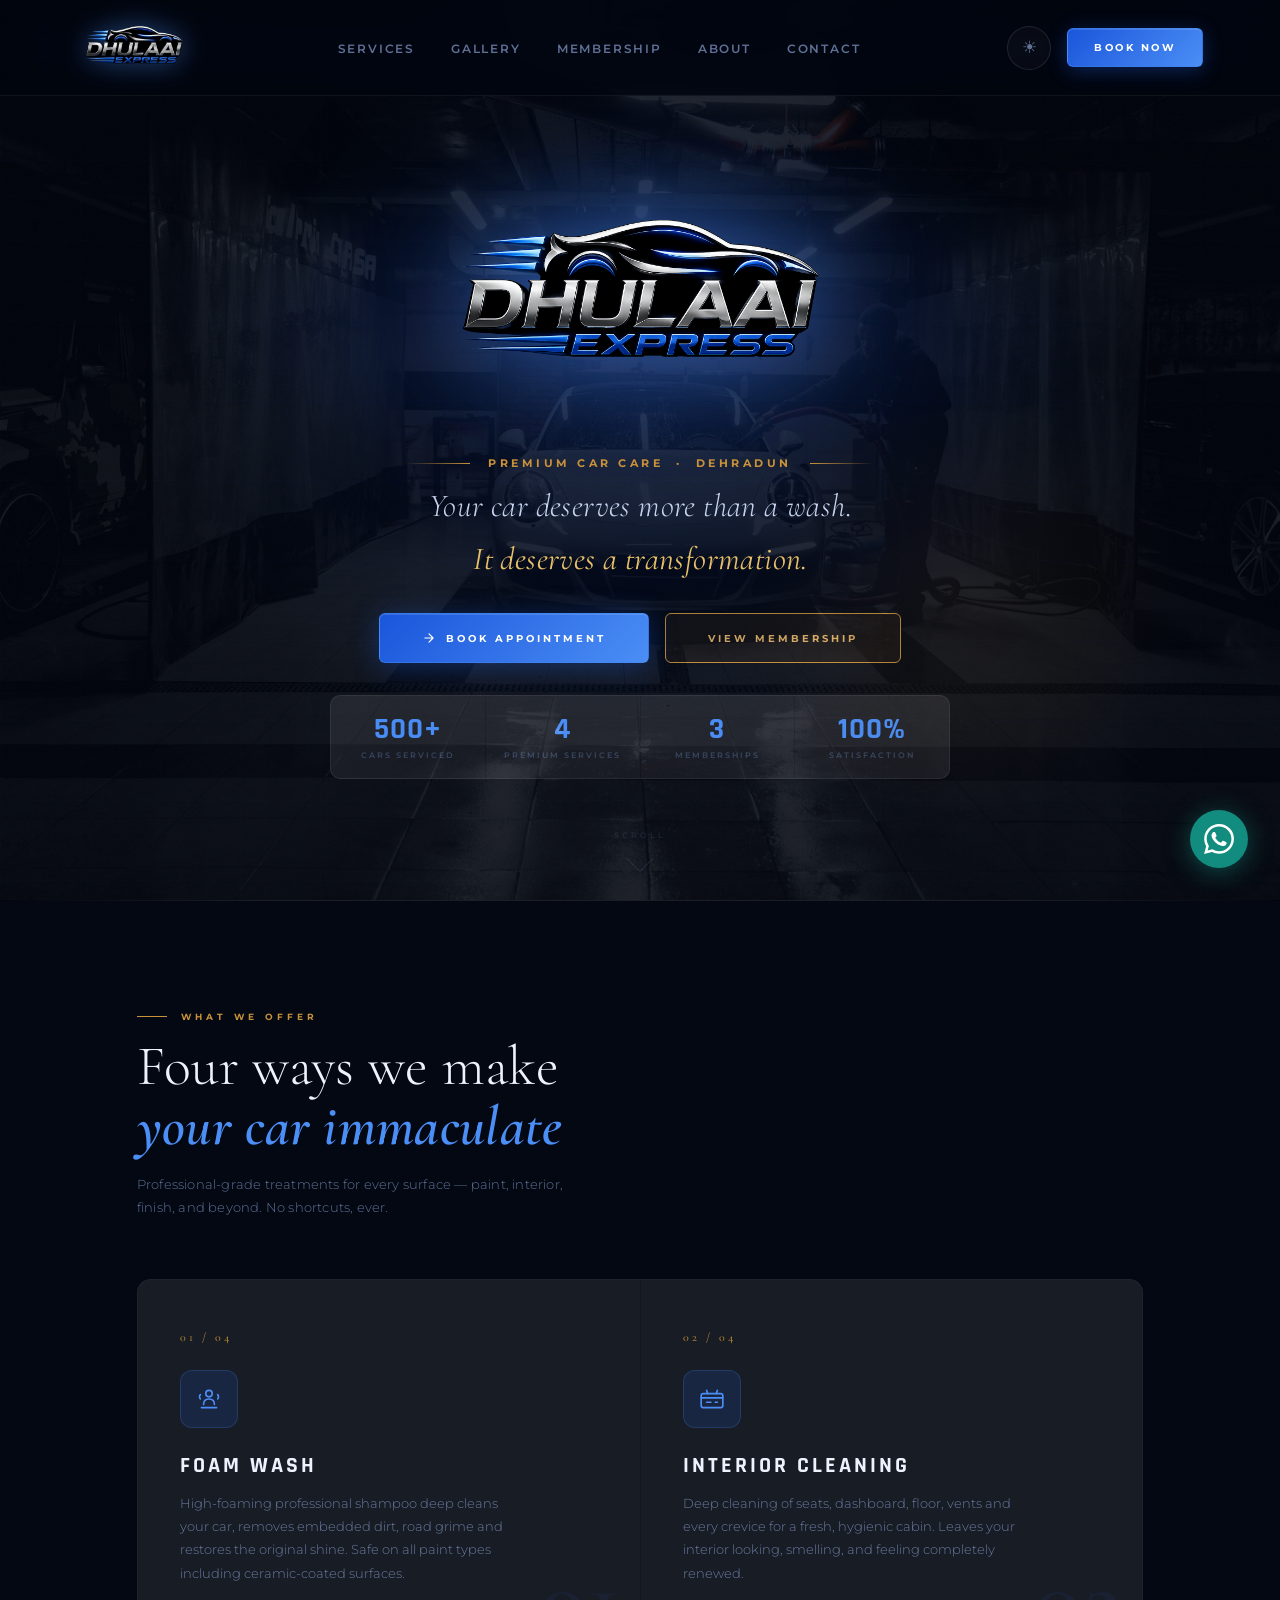
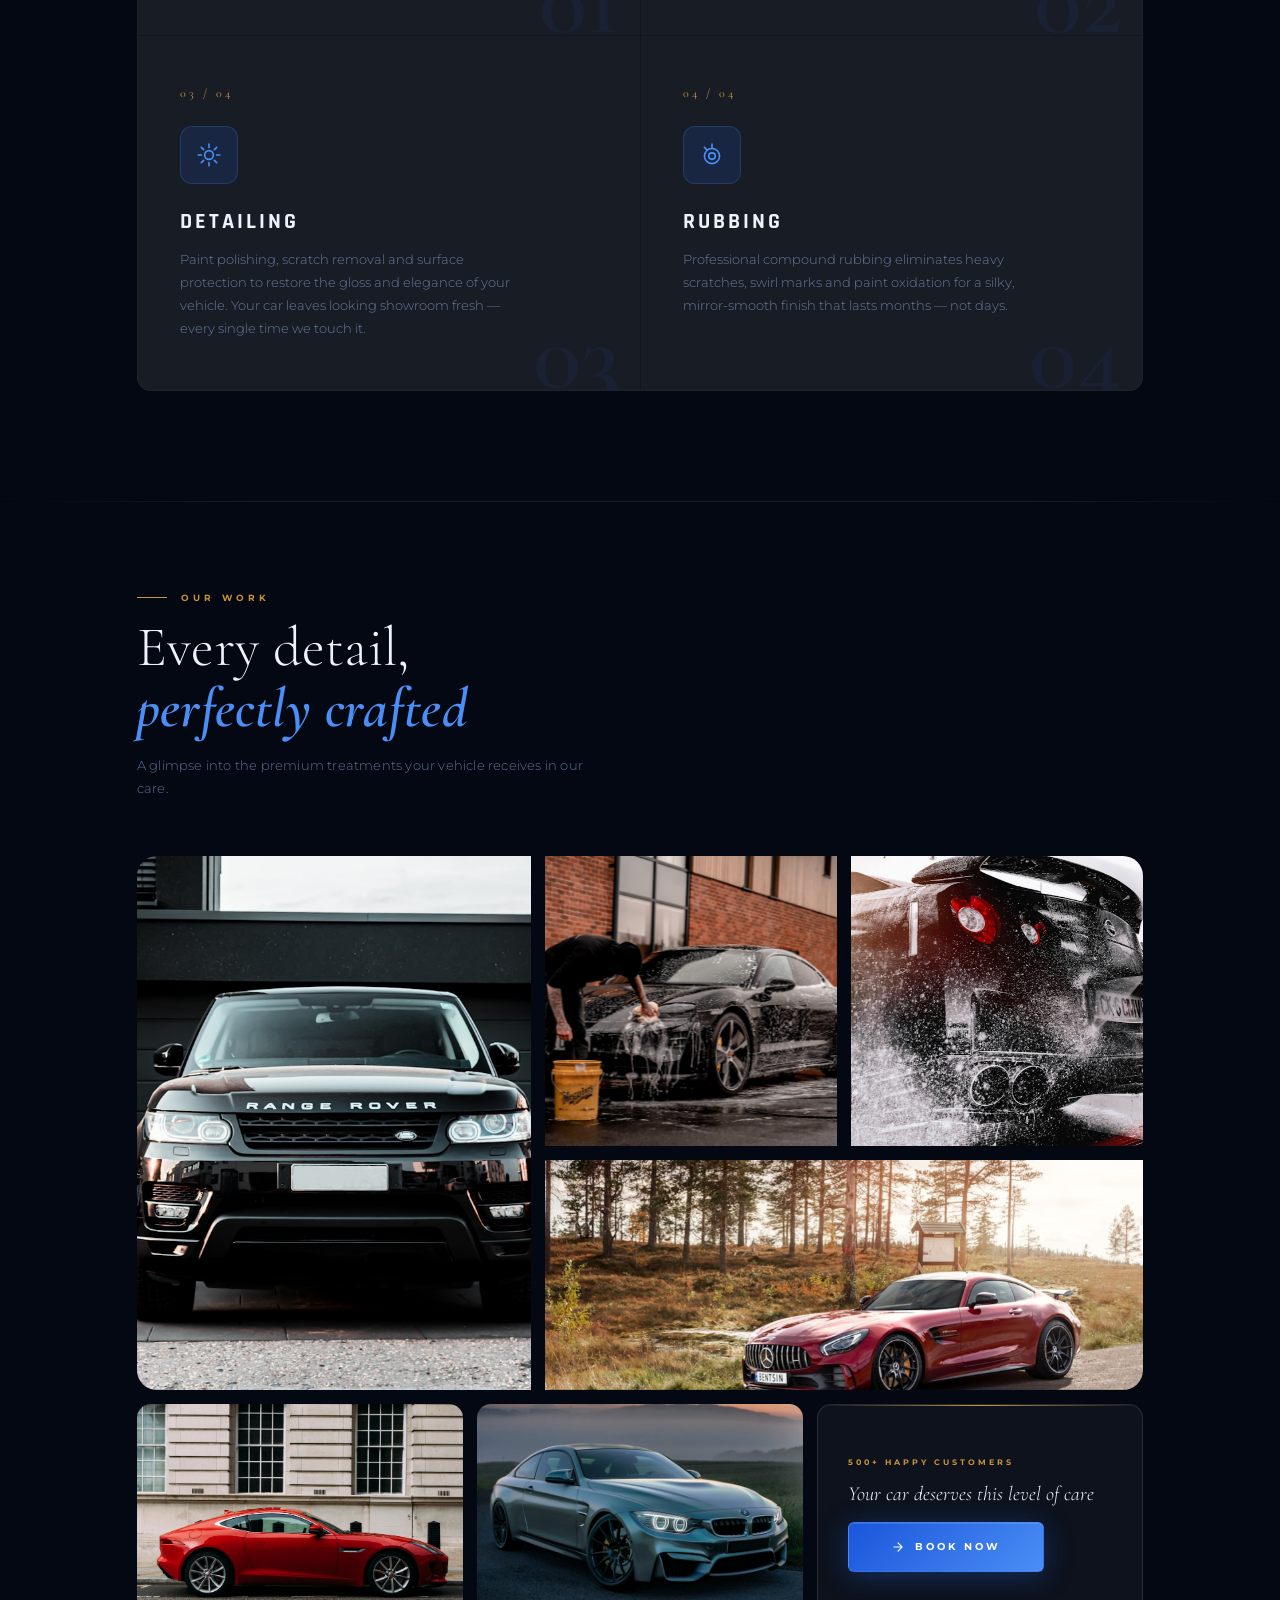
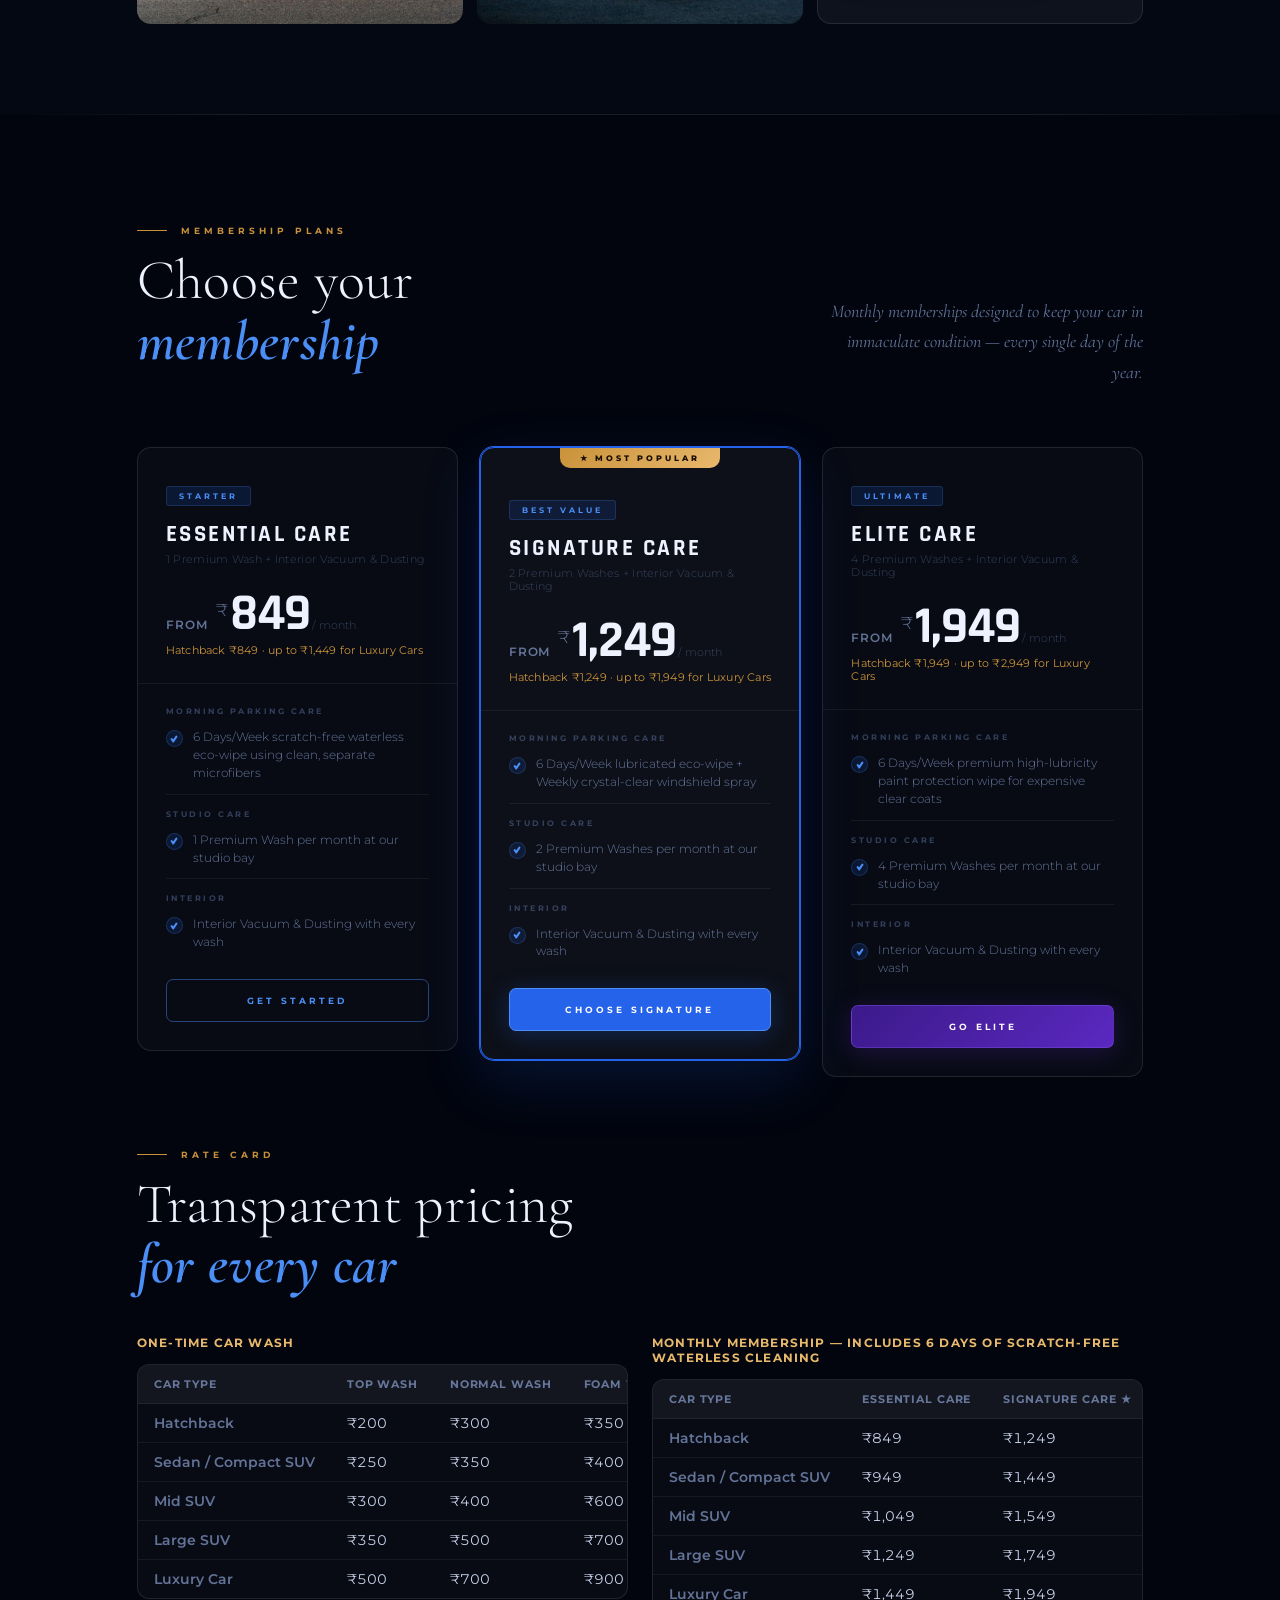
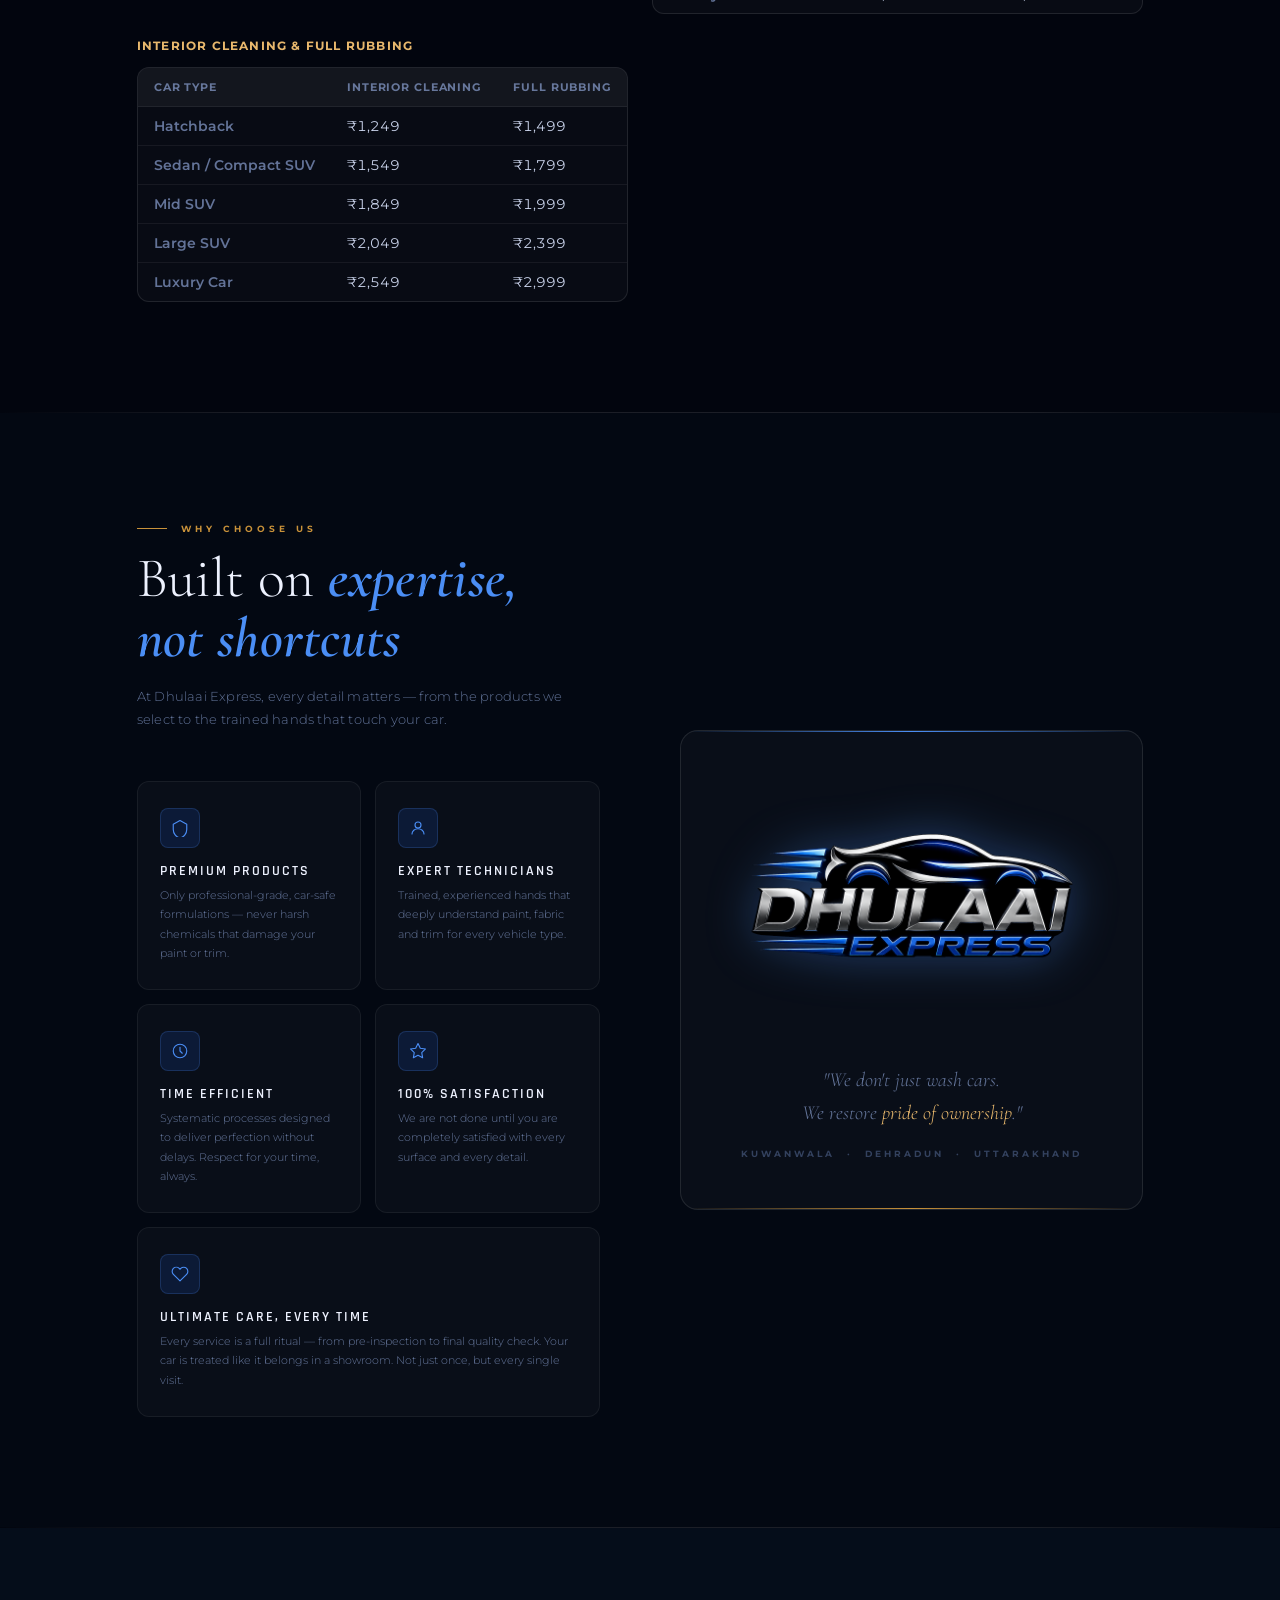
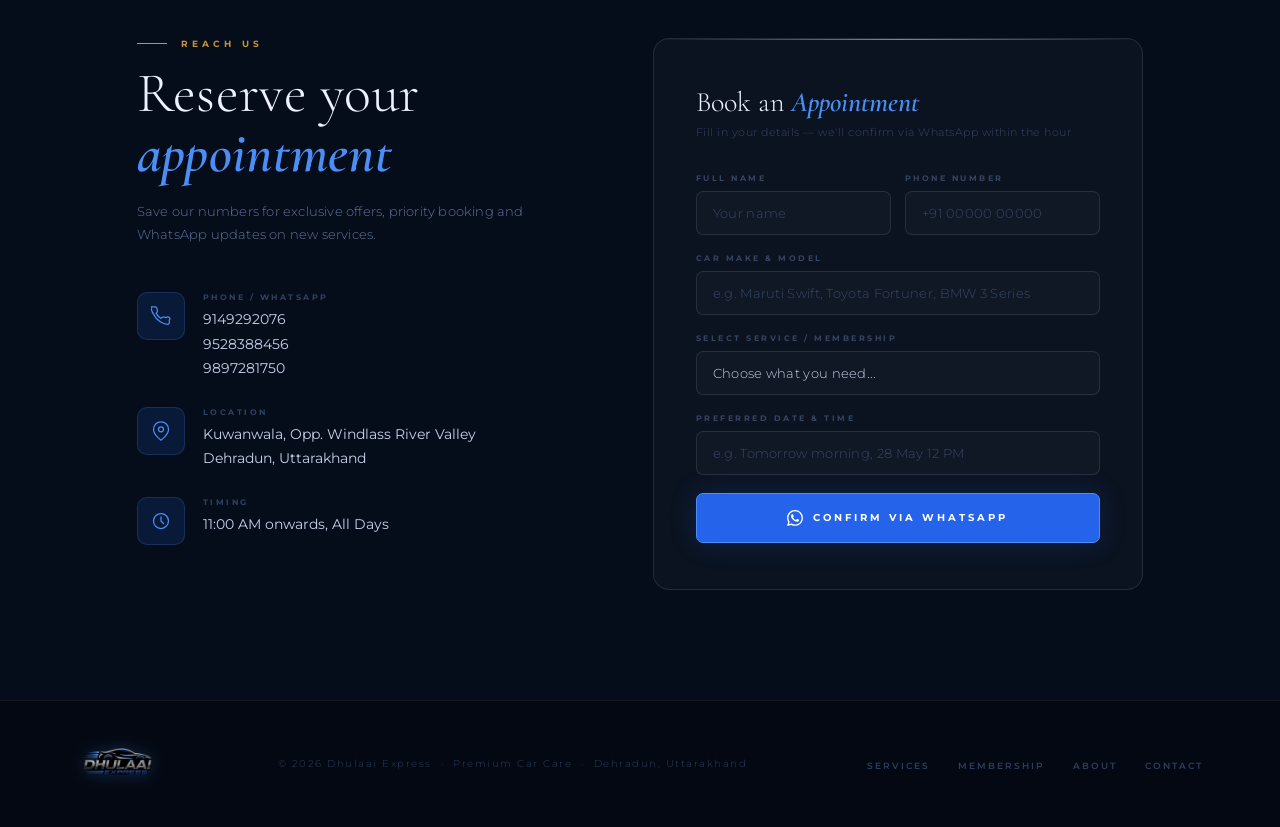
<file: index.html>
<!DOCTYPE html>
<html lang="en" data-theme="dark">
<head>
  <meta charset="UTF-8">
  <meta name="viewport" content="width=device-width, initial-scale=1.0">
  <meta name="description" content="Dhulaai Express — Premium Car Wash & Detailing in Dehradun. Foam Wash, Interior Cleaning, Detailing, Rubbing. Monthly memberships starting ₹849.">
  <meta name="keywords" content="car wash Dehradun, car detailing Dehradun, Dhulaai Express, premium car care">
  <meta property="og:title" content="Dhulaai Express — Premium Car Care | Dehradun">
  <meta property="og:description" content="Your car deserves more than a wash. It deserves a transformation.">
  <title>Dhulaai Express — Premium Car Care | Dehradun</title>
  <link rel="stylesheet" href="css/style.css?v=20260930">
</head>
<body>

  <!-- ══════════════════════════════════════════
       NAVIGATION
  ══════════════════════════════════════════ -->
  <nav class="nav">
    <a href="#" class="nav-logo" aria-label="Dhulaai Express Home">
      <img src="images/logo.png" alt="Dhulaai Express">
    </a>

    <ul class="nav-links">
      <li><a href="#services">Services</a></li>
      <li><a href="#gallery">Gallery</a></li>
      <li><a href="#packages">Membership</a></li>
      <li><a href="#why">About</a></li>
      <li><a href="#contact">Contact</a></li>
    </ul>

    <div class="nav-right">
      <button class="theme-toggle" id="theme-toggle" aria-label="Toggle theme">
        <span id="theme-icon">☀</span>
      </button>
      <a href="#contact" class="nav-book">Book Now</a>
    </div>
  </nav>

  <!-- ══════════════════════════════════════════
       HERO
  ══════════════════════════════════════════ -->
  <section class="hero" id="home">
    <div class="hero-photo-bg"></div>
    <div class="hero-glow glow-center"></div>
    <div class="hero-glow glow-gold"></div>

    <!-- LOGO -->
    <div class="hero-logo-wrap reveal">
      <img class="hero-logo" src="images/logo.png" alt="Dhulaai Express — Premium Car Care Dehradun">
    </div>

    <!-- Decorative rule -->
    <div class="hero-rule reveal delay-1">
      <span class="rule-line"></span>
      <span class="rule-text">Premium Car Care &nbsp;·&nbsp; Dehradun</span>
      <span class="rule-line right"></span>
    </div>

    <!-- Tagline -->
    <p class="hero-tagline reveal delay-2">
      Your car deserves more than a wash.<br>
      <em>It deserves a transformation.</em>
    </p>

    <!-- CTAs -->
    <div class="hero-ctas reveal delay-3">
      <a href="#contact" class="btn-primary">
        <svg width="14" height="14" viewBox="0 0 24 24" fill="none" stroke="currentColor" stroke-width="2" stroke-linecap="round" stroke-linejoin="round" aria-hidden="true">
          <path d="M5 12h14M12 5l7 7-7 7"/>
        </svg>
        Book Appointment
      </a>
      <a href="#packages" class="btn-ghost">View Membership</a>
    </div>

    <!-- Stat bar -->
    <div class="hero-stats reveal delay-4">
      <div class="h-stat">
        <div class="h-stat-num">500+</div>
        <div class="h-stat-label">Cars Serviced</div>
      </div>
      <div class="h-stat">
        <div class="h-stat-num">4</div>
        <div class="h-stat-label">Premium Services</div>
      </div>
      <div class="h-stat">
        <div class="h-stat-num">3</div>
        <div class="h-stat-label">Memberships</div>
      </div>
      <div class="h-stat">
        <div class="h-stat-num">100%</div>
        <div class="h-stat-label">Satisfaction</div>
      </div>
    </div>

    <!-- Scroll hint -->
    <div class="scroll-hint" aria-hidden="true">
      <span>Scroll</span>
      <div class="scroll-arrow"></div>
    </div>
  </section>

  <div class="divider"></div>

  <!-- ══════════════════════════════════════════
       SERVICES
  ══════════════════════════════════════════ -->
  <section id="services">
    <div class="section-pad">
      <div class="reveal">
        <div class="eyebrow">
          <span class="eyebrow-line"></span>
          <span class="eyebrow-text">What We Offer</span>
        </div>
        <h2 class="section-title">Four ways we make<br><strong>your car immaculate</strong></h2>
        <p class="section-sub">Professional-grade treatments for every surface — paint, interior, finish, and beyond. No shortcuts, ever.</p>
      </div>

      <div class="services-grid">

        <!-- Foam Wash -->
        <div class="svc-card reveal delay-1">
          <span class="svc-num">01 / 04</span>
          <div class="svc-icon" aria-hidden="true">
            <svg viewBox="0 0 24 24">
              <path d="M7 17c0-3 2-5 5-5s5 2 5 5"/>
              <circle cx="12" cy="7" r="3"/>
              <path d="M5 20h14"/>
              <path d="M4 12c-1-1-1-3 0-4M20 12c1-1 1-3 0-4"/>
            </svg>
          </div>
          <h3 class="svc-name">Foam Wash</h3>
          <p class="svc-desc">High-foaming professional shampoo deep cleans your car, removes embedded dirt, road grime and restores the original shine. Safe on all paint types including ceramic-coated surfaces.</p>
          <span class="svc-ghost" aria-hidden="true">01</span>
        </div>

        <!-- Interior Cleaning -->
        <div class="svc-card reveal delay-2">
          <span class="svc-num">02 / 04</span>
          <div class="svc-icon" aria-hidden="true">
            <svg viewBox="0 0 24 24">
              <rect x="2" y="7" width="20" height="13" rx="2"/>
              <path d="M2 11h20"/>
              <path d="M7 15h4M15 15h2"/>
              <path d="M7 4l1 3M17 4l-1 3"/>
            </svg>
          </div>
          <h3 class="svc-name">Interior Cleaning</h3>
          <p class="svc-desc">Deep cleaning of seats, dashboard, floor, vents and every crevice for a fresh, hygienic cabin. Leaves your interior looking, smelling, and feeling completely renewed.</p>
          <span class="svc-ghost" aria-hidden="true">02</span>
        </div>

        <!-- Detailing -->
        <div class="svc-card reveal delay-3">
          <span class="svc-num">03 / 04</span>
          <div class="svc-icon" aria-hidden="true">
            <svg viewBox="0 0 24 24">
              <circle cx="12" cy="12" r="4"/>
              <path d="M12 2v3M12 19v3M2 12h3M19 12h3"/>
              <path d="M4.93 4.93l2.12 2.12M16.95 16.95l2.12 2.12M4.93 19.07l2.12-2.12M16.95 7.05l2.12-2.12"/>
            </svg>
          </div>
          <h3 class="svc-name">Detailing</h3>
          <p class="svc-desc">Paint polishing, scratch removal and surface protection to restore the gloss and elegance of your vehicle. Your car leaves looking showroom fresh — every single time we touch it.</p>
          <span class="svc-ghost" aria-hidden="true">03</span>
        </div>

        <!-- Rubbing -->
        <div class="svc-card reveal delay-4">
          <span class="svc-num">04 / 04</span>
          <div class="svc-icon" aria-hidden="true">
            <svg viewBox="0 0 24 24">
              <circle cx="12" cy="13" r="7"/>
              <circle cx="12" cy="13" r="3"/>
              <path d="M12 2v4M5 5l2.5 2.5"/>
            </svg>
          </div>
          <h3 class="svc-name">Rubbing</h3>
          <p class="svc-desc">Professional compound rubbing eliminates heavy scratches, swirl marks and paint oxidation for a silky, mirror-smooth finish that lasts months — not days.</p>
          <span class="svc-ghost" aria-hidden="true">04</span>
        </div>

      </div>
    </div>
  </section>

  <div class="divider"></div>

  <!-- ══════════════════════════════════════════
       GALLERY
  ══════════════════════════════════════════ -->
  <section id="gallery">
    <div class="section-pad gal-section-pad">
      <div class="reveal">
        <div class="eyebrow">
          <span class="eyebrow-line"></span>
          <span class="eyebrow-text">Our Work</span>
        </div>
        <h2 class="section-title">Every detail,<br><strong>perfectly crafted</strong></h2>
        <p class="section-sub">A glimpse into the premium treatments your vehicle receives in our care.</p>
      </div>

      <div class="gallery-grid">

        <!-- Feature: foam wash spans left column (2 rows) -->
        <div class="gal-item gal-lg reveal delay-1">
          <img src="images/gallery-foam.jpg" alt="Premium foam wash treatment">
          <div class="gal-overlay">
            <span class="gal-label">Foam Wash</span>
            <p class="gal-desc">Professional-grade foam lifts dirt without touching paint</p>
          </div>
        </div>

        <!-- Top-right: interior -->
        <div class="gal-item reveal delay-2">
          <img src="images/gallery-interior.jpg" alt="Luxury interior cleaning">
          <div class="gal-overlay">
            <span class="gal-label">Interior Detail</span>
            <p class="gal-desc">Every surface, every crevice — renewed</p>
          </div>
        </div>

        <!-- Top-far-right: detailing -->
        <div class="gal-item reveal delay-3">
          <img src="images/gallery-detailing.jpg" alt="Paint detailing and polishing">
          <div class="gal-overlay">
            <span class="gal-label">Paint Polish</span>
            <p class="gal-desc">Swirl removal and mirror gloss restoration</p>
          </div>
        </div>

        <!-- Bottom-right wide: exterior -->
        <div class="gal-item gal-wide reveal delay-2">
          <img src="images/gallery-exterior.jpg" alt="Exterior wash and shine">
          <div class="gal-overlay">
            <span class="gal-label">Exterior Brilliance</span>
            <p class="gal-desc">Showroom-ready finish after every visit</p>
          </div>
        </div>

      </div>

      <!-- Second gallery row -->
      <div class="gallery-strip reveal delay-3">
        <div class="gal-strip-item">
          <img src="images/gallery-luxury.jpg" alt="Luxury car care">
          <div class="gal-overlay">
            <span class="gal-label">Luxury Care</span>
          </div>
        </div>
        <div class="gal-strip-item">
          <img src="images/gallery-shine.jpg" alt="Mirror-perfect shine">
          <div class="gal-overlay">
            <span class="gal-label">Mirror Shine</span>
          </div>
        </div>
        <div class="gal-cta-box">
          <p class="gal-cta-eyebrow">500+ Happy Customers</p>
          <h3 class="gal-cta-title">Your car deserves this level of care</h3>
          <a href="#contact" class="btn-primary">
            <svg width="14" height="14" viewBox="0 0 24 24" fill="none" stroke="currentColor" stroke-width="2" stroke-linecap="round" stroke-linejoin="round" aria-hidden="true"><path d="M5 12h14M12 5l7 7-7 7"/></svg>
            Book Now
          </a>
        </div>
      </div>

    </div>
  </section>

  <div class="divider"></div>

  <!-- ══════════════════════════════════════════
       PACKAGES
  ══════════════════════════════════════════ -->
  <section id="packages">
    <div class="section-pad">
      <div class="packages-header reveal">
        <div>
          <div class="eyebrow">
            <span class="eyebrow-line"></span>
            <span class="eyebrow-text">Membership Plans</span>
          </div>
          <h2 class="section-title">Choose your<br><strong>membership</strong></h2>
        </div>
        <p class="packages-note">Monthly memberships designed to keep your car in immaculate condition — every single day of the year.</p>
      </div>

      <div class="pkg-grid">

        <!-- ESSENTIAL CARE -->
        <div class="pkg reveal delay-1">
          <div class="pkg-top">
            <span class="pkg-tier-tag">Starter</span>
            <h3 class="pkg-name">Essential Care</h3>
            <p class="pkg-ideal">1 Premium Wash + Interior Vacuum &amp; Dusting</p>
            <div class="pkg-price-row">
              <span class="pkg-from">from</span>
              <span class="pkg-symbol">₹</span>
              <span class="pkg-amount">849</span>
              <span class="pkg-per">/ month</span>
            </div>
            <p class="pkg-note">Hatchback ₹849 · up to ₹1,449 for Luxury Cars</p>
          </div>
          <div class="pkg-body">
            <p class="pkg-group-label">Morning Parking Care</p>
            <div class="pkg-feat">
              <div class="feat-check"><svg viewBox="0 0 10 10"><polyline points="2,5 4,8 8,2"/></svg></div>
              <span class="feat-text">6 Days/Week scratch-free waterless eco-wipe using clean, separate microfibers</span>
            </div>
            <p class="pkg-group-label">Studio Care</p>
            <div class="pkg-feat">
              <div class="feat-check"><svg viewBox="0 0 10 10"><polyline points="2,5 4,8 8,2"/></svg></div>
              <span class="feat-text">1 Premium Wash per month at our studio bay</span>
            </div>
            <p class="pkg-group-label">Interior</p>
            <div class="pkg-feat">
              <div class="feat-check"><svg viewBox="0 0 10 10"><polyline points="2,5 4,8 8,2"/></svg></div>
              <span class="feat-text">Interior Vacuum &amp; Dusting with every wash</span>
            </div>
            <a href="#contact" class="pkg-btn pkg-btn-outline">Get Started</a>
          </div>
        </div>

        <!-- SIGNATURE CARE — FEATURED -->
        <div class="pkg featured reveal delay-2">
          <div class="popular-badge">★ Most Popular</div>
          <div class="pkg-top">
            <span class="pkg-tier-tag">Best Value</span>
            <h3 class="pkg-name">Signature Care</h3>
            <p class="pkg-ideal">2 Premium Washes + Interior Vacuum &amp; Dusting</p>
            <div class="pkg-price-row">
              <span class="pkg-from">from</span>
              <span class="pkg-symbol">₹</span>
              <span class="pkg-amount">1,249</span>
              <span class="pkg-per">/ month</span>
            </div>
            <p class="pkg-note">Hatchback ₹1,249 · up to ₹1,949 for Luxury Cars</p>
          </div>
          <div class="pkg-body">
            <p class="pkg-group-label">Morning Parking Care</p>
            <div class="pkg-feat">
              <div class="feat-check"><svg viewBox="0 0 10 10"><polyline points="2,5 4,8 8,2"/></svg></div>
              <span class="feat-text">6 Days/Week lubricated eco-wipe + Weekly crystal-clear windshield spray</span>
            </div>
            <p class="pkg-group-label">Studio Care</p>
            <div class="pkg-feat">
              <div class="feat-check"><svg viewBox="0 0 10 10"><polyline points="2,5 4,8 8,2"/></svg></div>
              <span class="feat-text">2 Premium Washes per month at our studio bay</span>
            </div>
            <p class="pkg-group-label">Interior</p>
            <div class="pkg-feat">
              <div class="feat-check"><svg viewBox="0 0 10 10"><polyline points="2,5 4,8 8,2"/></svg></div>
              <span class="feat-text">Interior Vacuum &amp; Dusting with every wash</span>
            </div>
            <a href="#contact" class="pkg-btn pkg-btn-primary">Choose Signature</a>
          </div>
        </div>

        <!-- ELITE CARE -->
        <div class="pkg reveal delay-3">
          <div class="pkg-top">
            <span class="pkg-tier-tag">Ultimate</span>
            <h3 class="pkg-name">Elite Care</h3>
            <p class="pkg-ideal">4 Premium Washes + Interior Vacuum &amp; Dusting</p>
            <div class="pkg-price-row">
              <span class="pkg-from">from</span>
              <span class="pkg-symbol">₹</span>
              <span class="pkg-amount">1,949</span>
              <span class="pkg-per">/ month</span>
            </div>
            <p class="pkg-note">Hatchback ₹1,949 · up to ₹2,949 for Luxury Cars</p>
          </div>
          <div class="pkg-body">
            <p class="pkg-group-label">Morning Parking Care</p>
            <div class="pkg-feat">
              <div class="feat-check"><svg viewBox="0 0 10 10"><polyline points="2,5 4,8 8,2"/></svg></div>
              <span class="feat-text">6 Days/Week premium high-lubricity paint protection wipe for expensive clear coats</span>
            </div>
            <p class="pkg-group-label">Studio Care</p>
            <div class="pkg-feat">
              <div class="feat-check"><svg viewBox="0 0 10 10"><polyline points="2,5 4,8 8,2"/></svg></div>
              <span class="feat-text">4 Premium Washes per month at our studio bay</span>
            </div>
            <p class="pkg-group-label">Interior</p>
            <div class="pkg-feat">
              <div class="feat-check"><svg viewBox="0 0 10 10"><polyline points="2,5 4,8 8,2"/></svg></div>
              <span class="feat-text">Interior Vacuum &amp; Dusting with every wash</span>
            </div>
            <a href="#contact" class="pkg-btn pkg-btn-premium">Go Elite</a>
          </div>
        </div>

      </div>

      <!-- RATE CARD -->
      <div class="rate-card reveal">
        <div class="eyebrow">
          <span class="eyebrow-line"></span>
          <span class="eyebrow-text">Rate Card</span>
        </div>
        <h3 class="section-title rate-title">Transparent pricing<br><strong>for every car</strong></h3>

        <div class="rate-tables">

          <div class="rate-block">
            <p class="rate-label">One-Time Car Wash</p>
            <div class="rate-tbl-wrap">
              <table class="rate-tbl">
                <thead>
                  <tr><th>Car Type</th><th>Top Wash</th><th>Normal Wash</th><th>Foam Wash</th></tr>
                </thead>
                <tbody>
                  <tr><td>Hatchback</td><td>₹200</td><td>₹300</td><td>₹350</td></tr>
                  <tr><td>Sedan / Compact SUV</td><td>₹250</td><td>₹350</td><td>₹400</td></tr>
                  <tr><td>Mid SUV</td><td>₹300</td><td>₹400</td><td>₹600</td></tr>
                  <tr><td>Large SUV</td><td>₹350</td><td>₹500</td><td>₹700</td></tr>
                  <tr><td>Luxury Car</td><td>₹500</td><td>₹700</td><td>₹900</td></tr>
                </tbody>
              </table>
            </div>
          </div>

          <div class="rate-block">
            <p class="rate-label">Monthly Membership — includes 6 days of scratch-free waterless cleaning</p>
            <div class="rate-tbl-wrap">
              <table class="rate-tbl">
                <thead>
                  <tr><th>Car Type</th><th>Essential Care</th><th>Signature Care ★</th><th>Elite Care</th></tr>
                </thead>
                <tbody>
                  <tr><td>Hatchback</td><td>₹849</td><td>₹1,249</td><td>₹1,949</td></tr>
                  <tr><td>Sedan / Compact SUV</td><td>₹949</td><td>₹1,449</td><td>₹2,149</td></tr>
                  <tr><td>Mid SUV</td><td>₹1,049</td><td>₹1,549</td><td>₹2,349</td></tr>
                  <tr><td>Large SUV</td><td>₹1,249</td><td>₹1,749</td><td>₹2,449</td></tr>
                  <tr><td>Luxury Car</td><td>₹1,449</td><td>₹1,949</td><td>₹2,949</td></tr>
                </tbody>
              </table>
            </div>
          </div>

          <div class="rate-block">
            <p class="rate-label">Interior Cleaning &amp; Full Rubbing</p>
            <div class="rate-tbl-wrap">
              <table class="rate-tbl">
                <thead>
                  <tr><th>Car Type</th><th>Interior Cleaning</th><th>Full Rubbing</th></tr>
                </thead>
                <tbody>
                  <tr><td>Hatchback</td><td>₹1,249</td><td>₹1,499</td></tr>
                  <tr><td>Sedan / Compact SUV</td><td>₹1,549</td><td>₹1,799</td></tr>
                  <tr><td>Mid SUV</td><td>₹1,849</td><td>₹1,999</td></tr>
                  <tr><td>Large SUV</td><td>₹2,049</td><td>₹2,399</td></tr>
                  <tr><td>Luxury Car</td><td>₹2,549</td><td>₹2,999</td></tr>
                </tbody>
              </table>
            </div>
          </div>

        </div>
      </div>
    </div>
  </section>

  <div class="divider"></div>

  <!-- ══════════════════════════════════════════
       WHY US
  ══════════════════════════════════════════ -->
  <section id="why">
    <div class="section-pad">
      <div class="why-layout">

        <div class="why-left">
          <div class="reveal">
            <div class="eyebrow">
              <span class="eyebrow-line"></span>
              <span class="eyebrow-text">Why Choose Us</span>
            </div>
            <h2 class="section-title">Built on <strong>expertise,<br>not shortcuts</strong></h2>
            <p class="section-sub">At Dhulaai Express, every detail matters — from the products we select to the trained hands that touch your car.</p>
          </div>

          <div class="why-grid">
            <div class="why-card reveal delay-1">
              <div class="why-icon" aria-hidden="true">
                <svg viewBox="0 0 24 24"><path d="M12 2L3 7v7c0 5.25 3.75 10.15 9 11.25C17.25 24.15 21 19.25 21 14V7z"/></svg>
              </div>
              <h4 class="why-card-title">Premium Products</h4>
              <p class="why-card-text">Only professional-grade, car-safe formulations — never harsh chemicals that damage your paint or trim.</p>
            </div>
            <div class="why-card reveal delay-2">
              <div class="why-icon" aria-hidden="true">
                <svg viewBox="0 0 24 24"><circle cx="12" cy="8" r="4"/><path d="M4 20c0-4 3.6-7 8-7s8 3 8 7"/></svg>
              </div>
              <h4 class="why-card-title">Expert Technicians</h4>
              <p class="why-card-text">Trained, experienced hands that deeply understand paint, fabric and trim for every vehicle type.</p>
            </div>
            <div class="why-card reveal delay-3">
              <div class="why-icon" aria-hidden="true">
                <svg viewBox="0 0 24 24"><circle cx="12" cy="12" r="9"/><path d="M12 7v5l3 3"/></svg>
              </div>
              <h4 class="why-card-title">Time Efficient</h4>
              <p class="why-card-text">Systematic processes designed to deliver perfection without delays. Respect for your time, always.</p>
            </div>
            <div class="why-card reveal delay-4">
              <div class="why-icon" aria-hidden="true">
                <svg viewBox="0 0 24 24"><polygon points="12,2 15.09,8.26 22,9.27 17,14.14 18.18,21.02 12,17.77 5.82,21.02 7,14.14 2,9.27 8.91,8.26"/></svg>
              </div>
              <h4 class="why-card-title">100% Satisfaction</h4>
              <p class="why-card-text">We are not done until you are completely satisfied with every surface and every detail.</p>
            </div>
            <div class="why-card wide reveal delay-5">
              <div class="why-icon" aria-hidden="true">
                <svg viewBox="0 0 24 24"><path d="M20.84 4.61a5.5 5.5 0 00-7.78 0L12 5.67l-1.06-1.06a5.5 5.5 0 00-7.78 7.78l1.06 1.06L12 21.23l7.78-7.78 1.06-1.06a5.5 5.5 0 000-7.78z"/></svg>
              </div>
              <h4 class="why-card-title">Ultimate Care, Every Time</h4>
              <p class="why-card-text">Every service is a full ritual — from pre-inspection to final quality check. Your car is treated like it belongs in a showroom. Not just once, but every single visit.</p>
            </div>
          </div>
        </div>

        <div class="why-right reveal delay-2">
          <div class="why-quote-box">
            <img class="why-logo" src="images/logo.png" alt="Dhulaai Express">
            <p class="why-quote">"We don't just wash cars.<br>We restore <em>pride of ownership</em>."</p>
            <p class="why-location">Kuwanwala &nbsp;·&nbsp; Dehradun &nbsp;·&nbsp; Uttarakhand</p>
          </div>
        </div>

      </div>
    </div>
  </section>

  <div class="divider"></div>

  <!-- ══════════════════════════════════════════
       CONTACT
  ══════════════════════════════════════════ -->
  <section id="contact">
    <div class="section-pad">
      <div class="contact-grid">

        <!-- Contact Info -->
        <div class="reveal">
          <div class="eyebrow">
            <span class="eyebrow-line"></span>
            <span class="eyebrow-text">Reach Us</span>
          </div>
          <h2 class="section-title">Reserve your<br><strong>appointment</strong></h2>
          <p class="section-sub">Save our numbers for exclusive offers, priority booking and WhatsApp updates on new services.</p>

          <div class="contact-items">
            <div class="c-item">
              <div class="c-icon" aria-hidden="true">
                <svg viewBox="0 0 24 24"><path d="M22 16.92v3a2 2 0 01-2.18 2 19.79 19.79 0 01-8.63-3.07A19.5 19.5 0 013.07 9.81a19.79 19.79 0 01-3.07-8.67A2 2 0 012 1h3a2 2 0 012 1.72c.127.96.361 1.903.7 2.81a2 2 0 01-.45 2.11L6.09 8.91a16 16 0 006 6l1.27-1.27a2 2 0 012.11-.45c.907.339 1.85.573 2.81.7A2 2 0 0122 16.92z"/></svg>
              </div>
              <div>
                <p class="c-label">Phone / WhatsApp</p>
                <div class="c-val">
                  <a href="tel:+919149292076" style="color:inherit;text-decoration:none;">9149292076</a><br>
                  <a href="tel:+919528388456" style="color:inherit;text-decoration:none;">9528388456</a><br>
                  <a href="tel:+919897281750" style="color:inherit;text-decoration:none;">9897281750</a>
                </div>
              </div>
            </div>
            <div class="c-item">
              <div class="c-icon" aria-hidden="true">
                <svg viewBox="0 0 24 24"><path d="M21 10c0 7-9 13-9 13s-9-6-9-13a9 9 0 0118 0z"/><circle cx="12" cy="10" r="3"/></svg>
              </div>
              <div>
                <p class="c-label">Location</p>
                <div class="c-val">Kuwanwala, Opp. Windlass River Valley<br>Dehradun, Uttarakhand</div>
              </div>
            </div>
            <div class="c-item">
              <div class="c-icon" aria-hidden="true">
                <svg viewBox="0 0 24 24"><circle cx="12" cy="12" r="9"/><path d="M12 7v5l3 3"/></svg>
              </div>
              <div>
                <p class="c-label">Timing</p>
                <div class="c-val">11:00 AM onwards, All Days</div>
              </div>
            </div>
          </div>
        </div>

        <!-- Booking Form -->
        <div class="form-box reveal delay-2">
          <h3 class="form-heading">Book an <strong>Appointment</strong></h3>
          <p class="form-sub">Fill in your details — we'll confirm via WhatsApp within the hour</p>

          <div class="form-row">
            <div class="form-group">
              <label class="f-label" for="f-name">Full Name</label>
              <input class="f-input" id="f-name" type="text" placeholder="Your name" autocomplete="name">
            </div>
            <div class="form-group">
              <label class="f-label" for="f-phone">Phone Number</label>
              <input class="f-input" id="f-phone" type="tel" placeholder="+91 00000 00000" autocomplete="tel">
            </div>
          </div>
          <div class="form-group">
            <label class="f-label" for="f-car">Car Make &amp; Model</label>
            <input class="f-input" id="f-car" type="text" placeholder="e.g. Maruti Swift, Toyota Fortuner, BMW 3 Series">
          </div>
          <div class="form-group">
            <label class="f-label" for="f-service">Select Service / Membership</label>
            <select class="f-input" id="f-service">
              <option value="">Choose what you need...</option>
              <optgroup label="One-Time Services">
                <option value="Foam Wash">Foam Wash</option>
                <option value="Interior Cleaning">Interior Cleaning</option>
                <option value="Detailing">Detailing</option>
                <option value="Rubbing">Rubbing</option>
              </optgroup>
              <optgroup label="Monthly Memberships">
                <option value="Essential Care Membership — from ₹849/month">Essential Care Membership — from ₹849/month</option>
                <option value="Signature Care Membership — from ₹1,249/month">Signature Care Membership — from ₹1,249/month</option>
                <option value="Elite Care Membership — from ₹1,949/month">Elite Care Membership — from ₹1,949/month</option>
              </optgroup>
            </select>
          </div>
          <div class="form-group">
            <label class="f-label" for="f-timing">Preferred Date &amp; Time</label>
            <input class="f-input" id="f-timing" type="text" placeholder="e.g. Tomorrow morning, 28 May 12 PM">
          </div>
          <button class="form-submit" id="form-submit" type="button">
            <svg width="16" height="16" viewBox="0 0 24 24" fill="white" aria-hidden="true"><path d="M17.472 14.382c-.297-.149-1.758-.867-2.03-.967-.273-.099-.471-.148-.67.15-.197.297-.767.966-.94 1.164-.173.199-.347.223-.644.075-.297-.15-1.255-.463-2.39-1.475-.883-.788-1.48-1.761-1.653-2.059-.173-.297-.018-.458.13-.606.134-.133.298-.347.446-.52.149-.174.198-.298.298-.497.099-.198.05-.371-.025-.52-.075-.149-.669-1.612-.916-2.207-.242-.579-.487-.5-.669-.51-.173-.008-.371-.01-.57-.01-.198 0-.52.074-.792.372-.272.297-1.04 1.016-1.04 2.479 0 1.462 1.065 2.875 1.213 3.074.149.198 2.096 3.2 5.077 4.487.709.306 1.262.489 1.694.625.712.227 1.36.195 1.871.118.571-.085 1.758-.719 2.006-1.413.248-.694.248-1.289.173-1.413-.074-.124-.272-.198-.57-.347m-5.421 7.403h-.004a9.87 9.87 0 01-5.031-1.378l-.361-.214-3.741.982.998-3.648-.235-.374a9.86 9.86 0 01-1.51-5.26c.001-5.45 4.436-9.884 9.888-9.884 2.64 0 5.122 1.03 6.988 2.898a9.825 9.825 0 012.893 6.994c-.003 5.45-4.437 9.884-9.885 9.884m8.413-18.297A11.815 11.815 0 0012.05 0C5.495 0 .16 5.335.157 11.892c0 2.096.547 4.142 1.588 5.945L.057 24l6.305-1.654a11.882 11.882 0 005.683 1.448h.005c6.554 0 11.89-5.335 11.893-11.893a11.821 11.821 0 00-3.48-8.413Z"/></svg>
            Confirm via WhatsApp
          </button>
        </div>

      </div>
    </div>
  </section>

  <!-- ══════════════════════════════════════════
       FOOTER
  ══════════════════════════════════════════ -->
  <footer>
    <div class="footer-inner">
      <img class="footer-logo" src="images/logo.png" alt="Dhulaai Express">
      <p class="footer-copy">© 2026 Dhulaai Express &nbsp;·&nbsp; Premium Car Care &nbsp;·&nbsp; Dehradun, Uttarakhand</p>
      <ul class="footer-links">
        <li><a href="#services">Services</a></li>
        <li><a href="#packages">Membership</a></li>
        <li><a href="#why">About</a></li>
        <li><a href="#contact">Contact</a></li>
      </ul>
    </div>
  </footer>

  <!-- WhatsApp Float -->
  <a href="https://wa.me/919149292076" class="wa-float" target="_blank" rel="noopener" aria-label="Chat on WhatsApp">
    <svg viewBox="0 0 24 24" xmlns="http://www.w3.org/2000/svg" aria-hidden="true">
      <path d="M17.472 14.382c-.297-.149-1.758-.867-2.03-.967-.273-.099-.471-.148-.67.15-.197.297-.767.966-.94 1.164-.173.199-.347.223-.644.075-.297-.15-1.255-.463-2.39-1.475-.883-.788-1.48-1.761-1.653-2.059-.173-.297-.018-.458.13-.606.134-.133.298-.347.446-.52.149-.174.198-.298.298-.497.099-.198.05-.371-.025-.52-.075-.149-.669-1.612-.916-2.207-.242-.579-.487-.5-.669-.51-.173-.008-.371-.01-.57-.01-.198 0-.52.074-.792.372-.272.297-1.04 1.016-1.04 2.479 0 1.462 1.065 2.875 1.213 3.074.149.198 2.096 3.2 5.077 4.487.709.306 1.262.489 1.694.625.712.227 1.36.195 1.871.118.571-.085 1.758-.719 2.006-1.413.248-.694.248-1.289.173-1.413-.074-.124-.272-.198-.57-.347m-5.421 7.403h-.004a9.87 9.87 0 01-5.031-1.378l-.361-.214-3.741.982.998-3.648-.235-.374a9.86 9.86 0 01-1.51-5.26c.001-5.45 4.436-9.884 9.888-9.884 2.64 0 5.122 1.03 6.988 2.898a9.825 9.825 0 012.893 6.994c-.003 5.45-4.437 9.884-9.885 9.884m8.413-18.297A11.815 11.815 0 0012.05 0C5.495 0 .16 5.335.157 11.892c0 2.096.547 4.142 1.588 5.945L.057 24l6.305-1.654a11.882 11.882 0 005.683 1.448h.005c6.554 0 11.89-5.335 11.893-11.893a11.821 11.821 0 00-3.48-8.413Z"/>
    </svg>
  </a>

  <script src="js/main.js?v=20260930"></script>
</body>
</html>
</file>
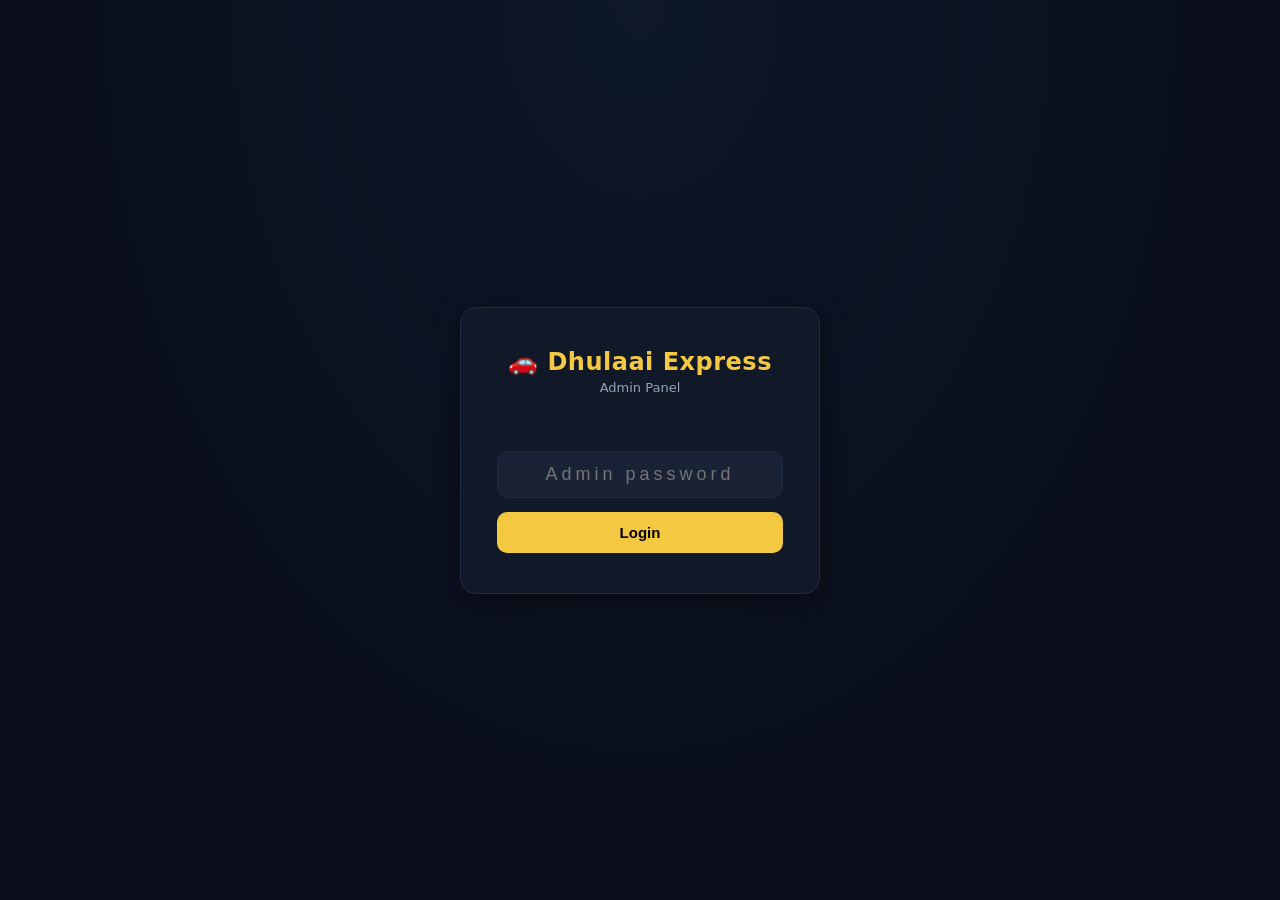
<file: admin.html>
<!DOCTYPE html>
<html lang="en">
<head>
  <meta charset="UTF-8">
  <meta name="viewport" content="width=device-width, initial-scale=1.0">
  <title>Dhulaai Express — Admin Panel</title>
  <link rel="stylesheet" href="/css/panel.css?v=20260930">
</head>
<body>

<!-- ── Login ──────────────────────────────────────────────────────────── -->
<div id="login-screen" class="login-screen">
  <div class="login-card">
    <div class="logo">🚗 Dhulaai Express</div>
    <div class="sub">Admin Panel</div>
    <form id="login-form">
      <div id="login-err" class="err"></div>
      <input id="login-pw" type="password" placeholder="Admin password" autocomplete="off">
      <button type="submit" class="btn btn-gold btn-full">Login</button>
    </form>
  </div>
</div>

<!-- ── Dashboard ──────────────────────────────────────────────────────── -->
<div id="dashboard" class="hidden">

  <div class="topbar">
    <div style="display:flex;align-items:center;gap:8px;">
      <span class="brand">Dhulaai Express</span>
      <span class="role-badge">Admin</span>
    </div>
    <div class="nav-tabs">
      <button class="active" data-tab="dash"  onclick="switchTab('dash',this)">Dashboard</button>
      <button data-tab="summary"              onclick="switchTab('summary',this)">Summary</button>
      <button data-tab="cars"                 onclick="switchTab('cars',this)">Cars</button>
      <button data-tab="subs"                 onclick="switchTab('subs',this)">Membership</button>
      <button data-tab="manage"               onclick="switchTab('manage',this)">Manage</button>
    </div>
    <button class="logout" onclick="logout()">Logout</button>
  </div>

  <!-- ── Dashboard ─────────────────────────────────────────────────── -->
  <div id="tab-dash" class="page active">
    <div class="section-header" style="margin-bottom:20px;">
      <h2>Today at a Glance</h2>
      <button class="btn btn-ghost btn-sm" onclick="loadDash()">↻ Refresh</button>
    </div>
    <div class="tiles" id="dash-tiles">
      <div class="tile gold"><div class="tile-val" id="tile-today">—</div><div class="tile-lbl">Cars Today</div></div>
      <div class="tile green"><div class="tile-val" id="tile-revenue">—</div><div class="tile-lbl">Revenue Today</div></div>
      <div class="tile orange"><div class="tile-val" id="tile-inprog">—</div><div class="tile-lbl">In Progress</div></div>
      <div class="tile blue"><div class="tile-val" id="tile-ready">—</div><div class="tile-lbl">Ready for Pickup</div></div>
    </div>

    <div class="section-header" style="margin-top:24px;margin-bottom:12px;">
      <h2>Live Board (Today)</h2>
    </div>
    <div class="board" id="admin-board">
      <div>
        <div class="column-title"><span class="dot dot-received"></span>Received</div>
        <div id="adm-col-received"><div class="empty-state text-sm">No cars</div></div>
      </div>
      <div>
        <div class="column-title"><span class="dot dot-in_progress"></span>In Progress</div>
        <div id="adm-col-in_progress"><div class="empty-state text-sm">No cars</div></div>
      </div>
      <div>
        <div class="column-title"><span class="dot dot-ready"></span>Ready</div>
        <div id="adm-col-ready"><div class="empty-state text-sm">No cars</div></div>
      </div>
      <div>
        <div class="column-title"><span class="dot dot-delivered"></span>Delivered</div>
        <div id="adm-col-delivered"><div class="empty-state text-sm">No cars</div></div>
      </div>
    </div>
  </div>

  <!-- ── Summary ───────────────────────────────────────────────────── -->
  <div id="tab-summary" class="page">
    <div class="section-header">
      <h2>Business Summary</h2>
    </div>
    <div class="range-bar">
      <button class="active" onclick="loadSummary('today',this)">Today</button>
      <button onclick="loadSummary('week',this)">This Week</button>
      <button onclick="loadSummary('month',this)">This Month</button>
      <button onclick="showCustomRange()">Custom Range</button>
    </div>
    <div id="custom-range" class="hidden" style="display:none;gap:10px;align-items:center;margin-bottom:16px;flex-wrap:wrap;">
      <input type="date" id="range-from" style="background:var(--bg3);border:1px solid var(--border);color:var(--text);padding:6px 10px;border-radius:8px;">
      <span style="color:var(--text2);">to</span>
      <input type="date" id="range-to" style="background:var(--bg3);border:1px solid var(--border);color:var(--text);padding:6px 10px;border-radius:8px;">
      <button class="btn btn-ghost btn-sm" onclick="loadCustomSummary()">Apply</button>
    </div>

    <div id="summary-content">
      <div class="empty-state">Loading…</div>
    </div>
  </div>

  <!-- ── Cars / Customers ───────────────────────────────────────────── -->
  <div id="tab-cars" class="page">
    <div class="section-header">
      <h2>Cars &amp; Customers</h2>
    </div>
    <div class="search-bar">
      <input type="text" id="car-search" placeholder="Search by reg number or phone…" oninput="filterCars()">
    </div>
    <div class="tbl-wrap">
      <table>
        <thead>
          <tr>
            <th>Reg No</th><th>Owner</th><th>Phone</th><th>Car Type</th>
            <th>Service</th><th>Amount</th><th>Status</th><th>Date</th><th>Actions</th>
          </tr>
        </thead>
        <tbody id="cars-body"></tbody>
      </table>
    </div>
    <div id="cars-empty" class="empty-state hidden">No records found.</div>
  </div>

  <!-- ── Membership ─────────────────────────────────────────────────── -->
  <div id="tab-subs" class="page">
    <div class="section-header">
      <h2>Membership</h2>
      <button class="btn btn-gold btn-sm" onclick="openNewSubModal()">+ Add Member</button>
    </div>
    <div id="subs-expiring" class="hidden card" style="border-color:var(--orange);margin-bottom:16px;padding:12px 16px;">
      <span class="sub-expiring">⚠ Expiring within 2 days: </span><span id="subs-expiring-list"></span>
    </div>
    <div style="display:flex;flex-wrap:wrap;gap:10px;align-items:center;margin-bottom:16px;">
      <div class="btn-group" style="display:flex;gap:6px;">
        <button class="btn btn-sm btn-gold" id="member-filter-active" onclick="setMemberFilter('active',this)">Active</button>
        <button class="btn btn-sm btn-ghost" id="member-filter-expired" onclick="setMemberFilter('expired',this)">Expired</button>
        <button class="btn btn-sm btn-ghost" id="member-filter-all" onclick="setMemberFilter('all',this)">All</button>
      </div>
      <input id="member-search" type="search" placeholder="Search name, phone or reg no…"
        oninput="renderMembers()" style="flex:1;min-width:200px;max-width:320px;">
    </div>
    <div class="tbl-wrap">
      <table>
        <thead>
          <tr><th>Member</th><th>Phone</th><th>Vehicle</th><th>Plan</th><th>Washes</th><th>Started</th><th>Expiry</th><th>Price</th><th>Payment</th><th>Status</th><th>Actions</th></tr>
        </thead>
        <tbody id="subs-body"></tbody>
      </table>
    </div>
    <div id="subs-empty" class="empty-state hidden">No members found.</div>
  </div>

  <!-- ── Manage ─────────────────────────────────────────────────────── -->
  <div id="tab-manage" class="page">
    <div class="section-header"><h2>Manage</h2></div>

    <div class="manage-grid">

      <!-- Wash prices -->
      <div class="card">
        <h3 style="margin-bottom:14px;font-size:15px;">One-time Wash Prices</h3>
        <div id="wash-price-table"></div>
      </div>

      <!-- Monthly prices -->
      <div class="card">
        <h3 style="margin-bottom:14px;font-size:15px;">Monthly Package Prices</h3>
        <div id="monthly-price-table"></div>
      </div>

      <!-- Add-ons -->
      <div class="card">
        <h3 style="margin-bottom:14px;font-size:15px;">Add-on Prices</h3>
        <div id="addon-price-table"></div>
      </div>

      <!-- Settings -->
      <div class="card">
        <h3 style="margin-bottom:14px;font-size:15px;">Shop Settings</h3>
        <div id="settings-form"></div>
      </div>

    </div>

    <!-- Checkpoint templates (full width) -->
    <div class="card" style="margin-top:20px;max-width:1000px;">
      <h3 style="margin-bottom:14px;font-size:15px;">Checkpoint Templates</h3>
      <div id="checkpoint-templates"></div>
    </div>

    <!-- WhatsApp templates -->
    <div class="card" style="margin-top:20px;max-width:1000px;">
      <h3 style="margin-bottom:14px;font-size:15px;">WhatsApp Message Templates</h3>
      <p class="text-muted" style="margin-bottom:14px;">Variables: <code>{name}</code> <code>{car}</code> <code>{reg}</code> <code>{amount}</code></p>
      <div id="wa-templates"></div>
    </div>
  </div>

</div><!-- /dashboard -->

<!-- ── New Membership Modal ───────────────────────────────────────────── -->
<div class="modal-overlay" id="sub-modal">
  <div class="modal">
    <h3>Add / Renew Membership</h3>
    <div id="sub-modal-err" class="err"></div>
    <div class="form-row">
      <div class="form-group">
        <label>Customer Phone</label>
        <input id="sub-phone" type="tel" placeholder="9876543210" oninput="subPhoneLookup()">
      </div>
      <div class="form-group">
        <label>Customer Name</label>
        <input id="sub-name" type="text" placeholder="Full name">
      </div>
    </div>
    <div id="sub-customer-info" class="hidden text-muted text-sm" style="margin-bottom:10px;"></div>
    <div class="form-row">
      <div class="form-group">
        <label>Building Name</label>
        <input id="sub-building" type="text" placeholder="e.g. Windlass Tower A">
      </div>
      <div class="form-group">
        <label>Flat Number</label>
        <input id="sub-flat" type="text" placeholder="e.g. 1204">
      </div>
    </div>
    <div class="form-group">
      <label>Parking Number (if available)</label>
      <input id="sub-parking" type="text" placeholder="e.g. B2-45">
    </div>
    <div class="form-group">
      <label>Vehicle (membership is tied to this car)</label>
      <select id="sub-vehicle" onchange="onSubVehicleChange()"></select>
    </div>
    <div id="sub-new-vehicle" class="hidden">
      <div class="form-row">
        <div class="form-group">
          <label>Reg Number</label>
          <input id="sub-veh-reg" type="text" placeholder="UK07AB1234" style="text-transform:uppercase;">
        </div>
        <div class="form-group">
          <label>Make &amp; Model</label>
          <input id="sub-veh-model" type="text" placeholder="Swift, Creta…">
        </div>
      </div>
      <div class="form-group">
        <label>Color</label>
        <input id="sub-veh-color" type="text" placeholder="White">
      </div>
    </div>
    <div class="form-row">
      <div class="form-group">
        <label>Car Type</label>
        <select id="sub-car-type" onchange="updateSubPrice()"></select>
      </div>
      <div class="form-group">
        <label>Membership Type</label>
        <select id="sub-plan" onchange="updateSubPrice()">
          <option value="1">🚗 Essential Care — 1 wash/month</option>
          <option value="2">🚗 Signature Care — 2 washes/month</option>
          <option value="4">🚗 Elite Care — 4 washes/month</option>
        </select>
      </div>
    </div>
    <div class="form-group" style="margin-bottom:16px;">
      <label>Price (₹ / month) — edit to give a custom rate</label>
      <div style="display:flex;align-items:center;gap:10px;">
        <input id="sub-price" type="number" min="0" style="max-width:140px;">
        <span id="sub-price-hint" class="text-muted text-sm"></span>
      </div>
    </div>
    <div class="modal-footer">
      <button class="btn btn-ghost" onclick="closeSubModal()">Cancel</button>
      <button class="btn btn-gold" onclick="createSubscription()">Add Membership</button>
    </div>
  </div>
</div>

<!-- ── Member Details Modal ───────────────────────────────────────────── -->
<div class="modal-overlay" id="member-edit-modal">
  <div class="modal">
    <h3>Edit Member &amp; Membership</h3>
    <div id="med-info" class="text-muted text-sm" style="margin-bottom:12px;"></div>
    <div id="med-err" class="err"></div>

    <h4 class="med-section">Member</h4>
    <div class="form-row">
      <div class="form-group">
        <label>Name</label>
        <input id="med-name" type="text">
      </div>
      <div class="form-group">
        <label>Phone</label>
        <input id="med-phone" type="tel">
      </div>
    </div>
    <div class="form-row">
      <div class="form-group">
        <label>Building Name</label>
        <input id="med-building" type="text" placeholder="e.g. Windlass Tower A">
      </div>
      <div class="form-group">
        <label>Flat Number</label>
        <input id="med-flat" type="text" placeholder="e.g. 1204">
      </div>
    </div>

    <h4 class="med-section">Vehicle</h4>
    <div class="form-row">
      <div class="form-group">
        <label>Reg Number</label>
        <input id="med-reg" type="text" style="text-transform:uppercase;">
      </div>
      <div class="form-group">
        <label>Make &amp; Model</label>
        <input id="med-model" type="text">
      </div>
    </div>
    <div class="form-row">
      <div class="form-group">
        <label>Color</label>
        <input id="med-color" type="text">
      </div>
      <div class="form-group">
        <label>Car Type</label>
        <select id="med-car-type" onchange="updateMedPriceHint()"></select>
      </div>
    </div>
    <div class="form-group">
      <label>Parking Number (if available)</label>
      <input id="med-parking" type="text" placeholder="e.g. B2-45">
    </div>

    <h4 class="med-section">Membership</h4>
    <div class="form-row">
      <div class="form-group">
        <label>Membership Type</label>
        <select id="med-plan" onchange="updateMedPriceHint()">
          <option value="1">🚗 Essential Care — 1 wash/month</option>
          <option value="2">🚗 Signature Care — 2 washes/month</option>
          <option value="4">🚗 Elite Care — 4 washes/month</option>
        </select>
      </div>
      <div class="form-group">
        <label>Expiry Date</label>
        <input id="med-expiry" type="date">
      </div>
    </div>
    <div class="form-row">
      <div class="form-group">
        <label>Start Date</label>
        <input id="med-start" type="date">
      </div>
      <div class="form-group">
        <label>Paid On (leave blank = unpaid)</label>
        <input id="med-paid" type="date">
      </div>
    </div>
    <div class="form-row">
      <div class="form-group">
        <label>Price (₹ / month)</label>
        <input id="med-price" type="number" min="0">
        <span id="med-price-hint" class="text-muted text-sm"></span>
      </div>
      <div class="form-group">
        <label>Washes Used</label>
        <div style="display:flex;align-items:center;gap:8px;">
          <input id="med-used" type="number" min="0" style="max-width:90px;">
          <span id="med-used-total" class="text-muted text-sm"></span>
        </div>
      </div>
    </div>
    <p class="text-muted text-sm" style="margin-bottom:16px;">Building, flat &amp; parking can also be filled in by the member — "Ask Member" sends them a private form link on WhatsApp.</p>
    <div class="modal-footer">
      <button class="btn btn-wa btn-sm" onclick="requestMemberInfo()">📱 Ask Member</button>
      <button class="btn btn-ghost" onclick="closeMemberEditModal()">Cancel</button>
      <button class="btn btn-gold" onclick="saveMemberDetails()">Save</button>
    </div>
  </div>
</div>

<!-- ── Job Detail Modal ───────────────────────────────────────────────── -->
<div class="modal-overlay" id="job-modal">
  <div class="modal" style="width:640px;">
    <h3 id="job-modal-title">Job Detail</h3>
    <div id="job-modal-body"></div>
    <div class="modal-footer">
      <button class="btn btn-ghost" onclick="closeJobModal()">Close</button>
      <button class="btn btn-red btn-sm" id="job-delete-btn">Delete Job</button>
    </div>
  </div>
</div>

<script type="module" src="/js/admin.js?v=20260930"></script>
</body>
</html>
</file>
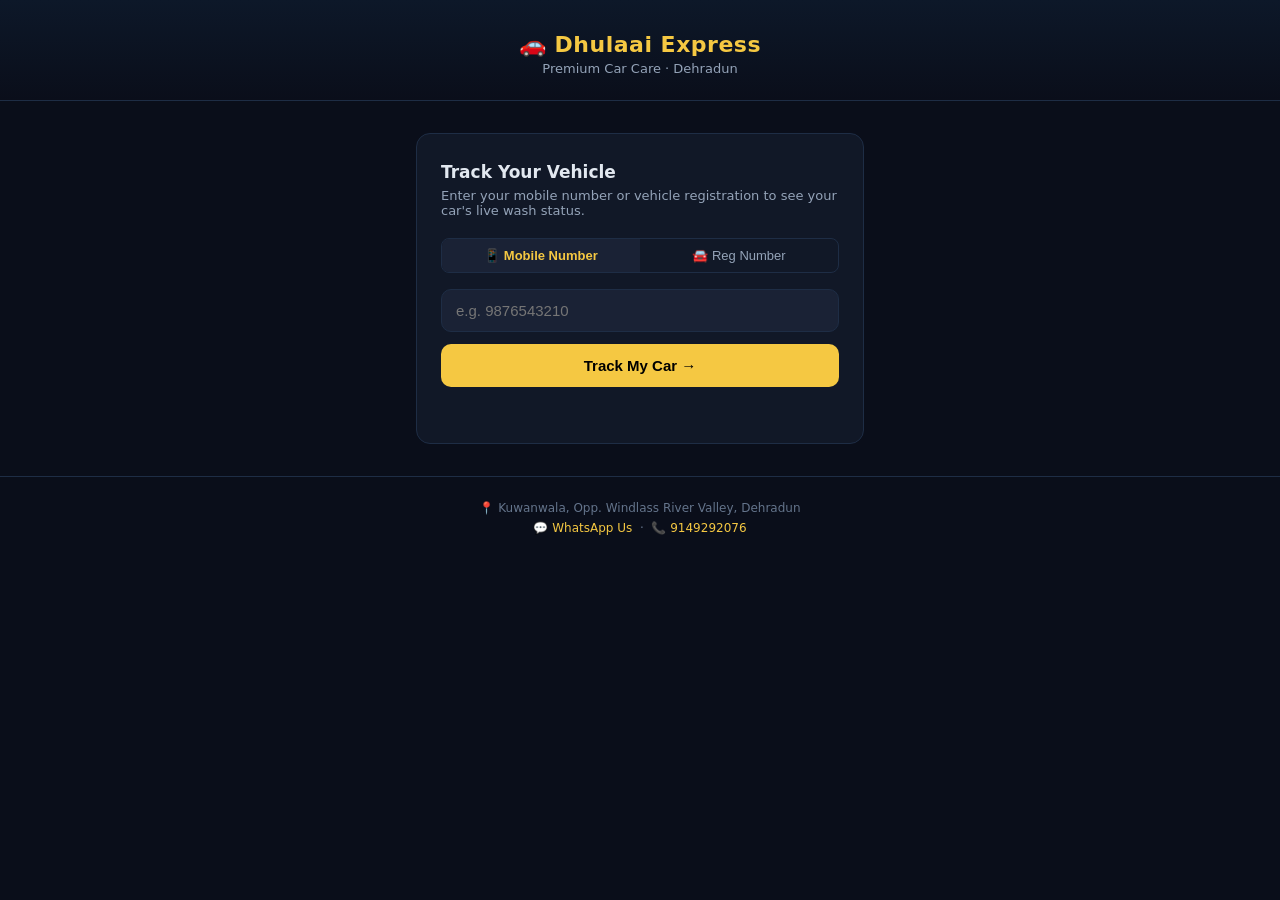
<file: status.html>
<!DOCTYPE html>
<html lang="en">
<head>
  <meta charset="UTF-8">
  <meta name="viewport" content="width=device-width, initial-scale=1.0">
  <title>Track Your Car — Dhulaai Express</title>
  <style>
    :root {
      --bg:     #0a0e1a;
      --bg2:    #111827;
      --bg3:    #1a2235;
      --border: #1e2d45;
      --gold:   #f5c842;
      --blue:   #2563eb;
      --green:  #22c55e;
      --orange: #f97316;
      --red:    #ef4444;
      --text:   #e2e8f0;
      --text2:  #94a3b8;
      --text3:  #64748b;
    }
    *, *::before, *::after { box-sizing: border-box; margin: 0; padding: 0; }
    .hidden { display: none !important; }
    body {
      background: var(--bg);
      color: var(--text);
      font-family: 'Segoe UI', system-ui, sans-serif;
      min-height: 100vh;
    }

    /* ── Header ── */
    header {
      text-align: center;
      padding: 32px 20px 24px;
      background: linear-gradient(180deg, #0d1829 0%, var(--bg) 100%);
      border-bottom: 1px solid var(--border);
    }
    header .brand { font-size: 22px; font-weight: 800; color: var(--gold); letter-spacing: .5px; }
    header .tagline { font-size: 13px; color: var(--text2); margin-top: 4px; }

    /* ── Search card ── */
    .search-wrap {
      max-width: 480px; margin: 32px auto; padding: 0 16px;
    }
    .search-card {
      background: var(--bg2); border: 1px solid var(--border); border-radius: 14px; padding: 28px 24px;
    }
    .search-card h2 { font-size: 17px; margin-bottom: 6px; }
    .search-card p  { font-size: 13px; color: var(--text2); margin-bottom: 20px; }

    .tabs { display: flex; gap: 0; margin-bottom: 16px; border: 1px solid var(--border); border-radius: 8px; overflow: hidden; }
    .tabs button {
      flex: 1; background: none; border: none; color: var(--text2);
      padding: 9px; font-size: 13px; cursor: pointer; transition: all .15s;
    }
    .tabs button.active { background: var(--bg3); color: var(--gold); font-weight: 600; }

    input[type="text"], input[type="tel"] {
      width: 100%; background: var(--bg3); border: 1px solid var(--border); color: var(--text);
      border-radius: 10px; padding: 12px 14px; font-size: 15px; outline: none;
      margin-bottom: 12px; transition: border-color .15s;
    }
    input:focus { border-color: var(--gold); }
    .btn-track {
      width: 100%; background: var(--gold); color: #000; border: none;
      border-radius: 10px; padding: 13px; font-size: 15px; font-weight: 700;
      cursor: pointer; transition: opacity .15s;
    }
    .btn-track:hover { opacity: .88; }
    .btn-track:disabled { opacity: .5; cursor: not-allowed; }
    .err { color: var(--red); font-size: 13px; margin-top: 10px; text-align: center; min-height: 18px; }

    /* ── Result card ── */
    .result-wrap {
      max-width: 540px; margin: 0 auto 40px; padding: 0 16px;
      display: none;
    }

    .vehicle-header {
      background: var(--bg2); border: 1px solid var(--border); border-radius: 14px;
      padding: 20px 22px; margin-bottom: 14px;
      display: flex; align-items: center; gap: 16px;
    }
    .car-icon { font-size: 36px; }
    .car-info .reg   { font-size: 20px; font-weight: 800; letter-spacing: 1px; }
    .car-info .model { font-size: 13px; color: var(--text2); margin-top: 2px; }
    .car-info .greeting { font-size: 13px; color: var(--gold); margin-top: 4px; font-weight: 600; }

    /* ── Status timeline ── */
    .status-card {
      background: var(--bg2); border: 1px solid var(--border); border-radius: 14px;
      padding: 20px 22px; margin-bottom: 14px;
    }
    .status-card h3 { font-size: 14px; color: var(--text2); text-transform: uppercase; letter-spacing: .5px; margin-bottom: 16px; }

    .timeline { display: flex; justify-content: space-between; position: relative; margin-bottom: 8px; }
    .timeline::before {
      content: ''; position: absolute; top: 14px; left: 0; right: 0; height: 2px;
      background: var(--border); z-index: 0;
    }
    .tl-step { display: flex; flex-direction: column; align-items: center; flex: 1; position: relative; z-index: 1; }
    .tl-dot {
      width: 28px; height: 28px; border-radius: 50%; border: 2px solid var(--border);
      background: var(--bg3); display: flex; align-items: center; justify-content: center;
      font-size: 12px; font-weight: 700; margin-bottom: 6px; transition: all .3s;
    }
    .tl-dot.done    { background: var(--green);  border-color: var(--green);  color: #fff; }
    .tl-dot.active  { background: var(--gold);   border-color: var(--gold);   color: #000; box-shadow: 0 0 12px rgba(245,200,66,.4); }
    .tl-label { font-size: 11px; color: var(--text2); text-align: center; line-height: 1.3; }
    .tl-label.active { color: var(--gold); font-weight: 600; }
    .tl-time { font-size: 10px; color: var(--text3); margin-top: 2px; }

    /* ── Big status banner ── */
    .status-banner {
      text-align: center; padding: 18px; border-radius: 10px; margin-bottom: 16px;
      border: 1px solid;
    }
    .status-banner .s-icon  { font-size: 32px; margin-bottom: 4px; }
    .status-banner .s-label { font-size: 18px; font-weight: 700; }
    .status-banner .s-desc  { font-size: 13px; margin-top: 4px; opacity: .8; }

    .banner-received    { background: #0f1e33; border-color: var(--border); color: var(--text2); }
    .banner-in_progress { background: #1c0f00; border-color: var(--orange); color: var(--orange); }
    .banner-ready       { background: #052e16; border-color: var(--green);  color: var(--green); }
    .banner-delivered   { background: #0f1e33; border-color: var(--blue);   color: #93c5fd; }

    /* ── Overall progress bar ── */
    .progress-wrap { margin-bottom: 16px; }
    .progress-meta { display: flex; justify-content: space-between; font-size: 12px; color: var(--text2); margin-bottom: 6px; }
    .progress-track { height: 8px; background: var(--bg3); border-radius: 4px; overflow: hidden; }
    .progress-fill  { height: 100%; border-radius: 4px; background: linear-gradient(90deg, var(--blue), var(--gold)); transition: width .5s; }

    /* ── Checklist ── */
    .checklist-card {
      background: var(--bg2); border: 1px solid var(--border); border-radius: 14px;
      padding: 20px 22px; margin-bottom: 14px;
    }
    .checklist-card h3 { font-size: 14px; color: var(--text2); text-transform: uppercase; letter-spacing: .5px; margin-bottom: 14px; }
    .svc-block { margin-bottom: 18px; }
    .svc-block:last-child { margin-bottom: 0; }
    .svc-name {
      font-size: 13px; font-weight: 700; color: var(--text); margin-bottom: 8px;
      display: flex; align-items: center; justify-content: space-between;
    }
    .svc-progress { font-size: 11px; color: var(--text3); }

    .step-row {
      display: flex; align-items: center; gap: 10px;
      padding: 7px 10px; border-radius: 8px; margin-bottom: 4px;
      background: var(--bg3);
      transition: all .2s;
    }
    .step-row.done  { background: #052e16; }
    .step-row.active { background: #1c1500; border: 1px solid #5a4200; }

    .step-icon { font-size: 16px; flex-shrink: 0; }
    .step-label { font-size: 13px; flex: 1; }
    .step-row.done .step-label { color: var(--text2); }
    .step-row.active .step-label { color: var(--gold); font-weight: 600; }

    /* ── Refresh ── */
    .refresh-row {
      text-align: center; margin-bottom: 20px;
    }
    .btn-refresh {
      background: var(--bg3); border: 1px solid var(--border); color: var(--text2);
      border-radius: 8px; padding: 8px 20px; font-size: 13px; cursor: pointer;
    }
    .btn-refresh:hover { color: var(--text); border-color: var(--text2); }
    .last-updated { font-size: 11px; color: var(--text3); margin-top: 6px; }

    /* ── Footer ── */
    footer {
      text-align: center; padding: 24px; font-size: 12px; color: var(--text3);
      border-top: 1px solid var(--border);
    }
    footer a { color: var(--gold); text-decoration: none; }
  </style>
</head>
<body>

<header>
  <div class="brand">🚗 Dhulaai Express</div>
  <div class="tagline">Premium Car Care · Dehradun</div>
</header>

<!-- ── Search ── -->
<div class="search-wrap" id="search-section">
  <div class="search-card">
    <h2>Track Your Vehicle</h2>
    <p>Enter your mobile number or vehicle registration to see your car's live wash status.</p>

    <div class="tabs">
      <button class="active" id="tab-phone" onclick="switchLookup('phone')">📱 Mobile Number</button>
      <button id="tab-reg" onclick="switchLookup('reg')">🚘 Reg Number</button>
    </div>

    <input type="tel"  id="input-phone" placeholder="e.g. 9876543210" maxlength="10">
    <input type="text" id="input-reg"   placeholder="e.g. UK07 AB 1234" class="hidden" style="text-transform:uppercase;">

    <button class="btn-track" id="track-btn" onclick="track()">Track My Car →</button>
    <div class="err" id="search-err"></div>
  </div>
</div>

<!-- ── Result ── -->
<div class="result-wrap" id="result-section">

  <!-- Vehicle header -->
  <div class="vehicle-header">
    <div class="car-icon">🚗</div>
    <div class="car-info">
      <div class="reg" id="r-reg"></div>
      <div class="model" id="r-model"></div>
      <div class="greeting" id="r-greeting"></div>
    </div>
  </div>

  <!-- Status banner -->
  <div class="status-banner" id="r-banner">
    <div class="s-icon" id="r-icon"></div>
    <div class="s-label" id="r-status-label"></div>
    <div class="s-desc" id="r-status-desc"></div>
  </div>

  <!-- Timeline -->
  <div class="status-card">
    <h3>Journey</h3>
    <div class="timeline" id="r-timeline"></div>
  </div>

  <!-- Progress -->
  <div class="status-card">
    <h3>Overall Progress</h3>
    <div class="progress-wrap">
      <div class="progress-meta">
        <span id="r-steps-done"></span>
        <span id="r-steps-pct"></span>
      </div>
      <div class="progress-track">
        <div class="progress-fill" id="r-progress-fill" style="width:0%"></div>
      </div>
    </div>
  </div>

  <!-- Checklist -->
  <div class="checklist-card">
    <h3>Detailed Checklist</h3>
    <div id="r-checklist"></div>
  </div>

  <!-- Refresh -->
  <div class="refresh-row">
    <button class="btn-refresh" onclick="refresh()">↻ Refresh Status</button>
    <div class="last-updated" id="r-last-updated"></div>
  </div>

  <div style="text-align:center;margin-bottom:16px;">
    <button class="btn-refresh" onclick="reset()">← Track Another Vehicle</button>
  </div>

</div>

<footer>
  <div>📍 Kuwanwala, Opp. Windlass River Valley, Dehradun</div>
  <div style="margin-top:6px;">
    <a href="https://wa.me/919149292076">💬 WhatsApp Us</a> &nbsp;·&nbsp;
    <a href="tel:9149292076">📞 9149292076</a>
  </div>
</footer>

<script>
  const STATUS_CONFIG = {
    received:    { icon: '📋', label: 'Vehicle Received', desc: 'We have your car and will begin shortly.', cls: 'banner-received' },
    in_progress: { icon: '🧽', label: 'Wash in Progress', desc: 'Your car is being taken care of right now!', cls: 'banner-in_progress' },
    ready:       { icon: '✅', label: 'Ready for Pickup!', desc: 'Your car is clean and waiting for you.', cls: 'banner-ready' },
    delivered:   { icon: '🎉', label: 'Delivered', desc: 'Your car has been delivered. Thank you!', cls: 'banner-delivered' },
  };

  const TL_STEPS = [
    { key: 'received',    label: 'Received',    icon: '📋' },
    { key: 'in_progress', label: 'In Progress', icon: '🧽' },
    { key: 'ready',       label: 'Ready',       icon: '✅' },
    { key: 'delivered',   label: 'Delivered',   icon: '🎉' },
  ];

  const STATUS_ORDER = ['received', 'in_progress', 'ready', 'delivered'];

  let lookupMode = 'phone';
  let lastQuery  = null;

  function switchLookup(mode) {
    lookupMode = mode;
    document.getElementById('tab-phone').classList.toggle('active', mode === 'phone');
    document.getElementById('tab-reg').classList.toggle('active', mode === 'reg');
    document.getElementById('input-phone').classList.toggle('hidden', mode !== 'phone');
    document.getElementById('input-reg').classList.toggle('hidden', mode !== 'reg');
    document.getElementById('search-err').textContent = '';
  }

  async function track() {
    const err = document.getElementById('search-err');
    const btn = document.getElementById('track-btn');
    err.textContent = '';

    const val = lookupMode === 'phone'
      ? document.getElementById('input-phone').value.trim()
      : document.getElementById('input-reg').value.trim().toUpperCase();

    if (!val) { err.textContent = 'Please enter your ' + (lookupMode === 'phone' ? 'mobile number' : 'registration number') + '.'; return; }

    btn.disabled = true; btn.textContent = 'Searching…';

    const param = lookupMode === 'phone' ? `phone=${encodeURIComponent(val)}` : `reg=${encodeURIComponent(val)}`;
    const r = await fetch(`/api/status?${param}`);
    const data = await r.json().catch(() => ({}));

    btn.disabled = false; btn.textContent = 'Track My Car →';

    if (!data.found) { err.textContent = 'No active job found. Please check the number or contact us.'; return; }

    lastQuery = param;
    renderResult(data.job);
    document.getElementById('search-section').style.display = 'none';
    document.getElementById('result-section').style.display = 'block';
  }

  function renderResult(job) {
    const checkpoints = JSON.parse(job.checkpoints || '[]');
    const totalSteps = checkpoints.reduce((s, c) => s + c.steps.length, 0);
    const doneSteps  = checkpoints.reduce((s, c) => s + c.steps.filter(st => st.done).length, 0);
    const pct = totalSteps ? Math.round(doneSteps / totalSteps * 100) : 0;

    // Vehicle header
    const carLabel = [job.make_model, job.color].filter(Boolean).join(' · ');
    document.getElementById('r-reg').textContent = job.reg_number;
    document.getElementById('r-model').textContent = carLabel || job.car_type;
    document.getElementById('r-greeting').textContent = job.first_name ? `Hi ${job.first_name}! 👋` : '';

    // Status banner
    const cfg = STATUS_CONFIG[job.status] || STATUS_CONFIG.received;
    const banner = document.getElementById('r-banner');
    banner.className = `status-banner ${cfg.cls}`;
    document.getElementById('r-icon').textContent = cfg.icon;
    document.getElementById('r-status-label').textContent = cfg.label;
    document.getElementById('r-status-desc').textContent = cfg.desc;

    // Timeline
    const curIdx = STATUS_ORDER.indexOf(job.status);
    document.getElementById('r-timeline').innerHTML = TL_STEPS.map((s, i) => {
      const isDone   = i < curIdx;
      const isActive = i === curIdx;
      const dotCls   = isDone ? 'done' : isActive ? 'active' : '';
      const lblCls   = isActive ? 'active' : '';
      const stamp    = i === 0 ? job.created_at : i === 1 ? job.started_at : i === 2 ? job.ready_at : job.delivered_at;
      return `
        <div class="tl-step">
          <div class="tl-dot ${dotCls}">${isDone ? '✓' : isActive ? s.icon : i + 1}</div>
          <div class="tl-label ${lblCls}">${s.label}</div>
          <div class="tl-time">${stamp ? fmtTime(stamp) : ''}</div>
        </div>`;
    }).join('');

    // Progress bar
    document.getElementById('r-steps-done').textContent = `${doneSteps} of ${totalSteps} steps complete`;
    document.getElementById('r-steps-pct').textContent = `${pct}%`;
    document.getElementById('r-progress-fill').style.width = `${pct}%`;

    // Checklist
    const clEl = document.getElementById('r-checklist');
    if (!checkpoints.length) { clEl.innerHTML = '<div style="color:var(--text3);font-size:13px;">Checklist will appear once the wash begins.</div>'; }
    else {
      clEl.innerHTML = checkpoints.map(cp => {
        const cpDone = cp.steps.filter(s => s.done).length;
        // Find first undone step index
        const firstUndoneIdx = cp.steps.findIndex(s => !s.done);
        return `
          <div class="svc-block">
            <div class="svc-name">
              <span>${cp.label}</span>
              <span class="svc-progress">${cpDone}/${cp.steps.length}</span>
            </div>
            ${cp.steps.map((step, si) => {
              const isActive = !step.done && si === firstUndoneIdx && job.status === 'in_progress';
              return `
                <div class="step-row ${step.done ? 'done' : isActive ? 'active' : ''}">
                  <span class="step-icon">${step.done ? '✅' : isActive ? '⚙️' : '○'}</span>
                  <span class="step-label">${step.label}</span>
                </div>`;
            }).join('')}
          </div>`;
      }).join('');
    }

    // Last updated
    document.getElementById('r-last-updated').textContent = 'Last updated: ' + new Date().toLocaleTimeString('en-IN');
  }

  async function refresh() {
    if (!lastQuery) return;
    const btn = document.querySelector('.btn-refresh');
    btn.textContent = '↻ Refreshing…';
    const r = await fetch(`/api/status?${lastQuery}`);
    const data = await r.json().catch(() => ({}));
    if (data.found) renderResult(data.job);
    btn.textContent = '↻ Refresh Status';
  }

  function reset() {
    document.getElementById('search-section').style.display = 'block';
    document.getElementById('result-section').style.display = 'none';
    document.getElementById('input-phone').value = '';
    document.getElementById('input-reg').value = '';
    document.getElementById('search-err').textContent = '';
    lastQuery = null;
  }

  function fmtTime(iso) {
    if (!iso) return '';
    return new Date(iso).toLocaleTimeString('en-IN', { hour: '2-digit', minute: '2-digit' });
  }

  // Auto-refresh every 30 seconds when result is visible
  setInterval(() => {
    if (document.getElementById('result-section').style.display !== 'none' && lastQuery) refresh();
  }, 30000);

  // Allow input-reg to auto-uppercase while typing
  document.getElementById('input-reg').addEventListener('input', function() {
    const pos = this.selectionStart;
    this.value = this.value.toUpperCase();
    this.setSelectionRange(pos, pos);
  });

  // Enter key submits
  ['input-phone','input-reg'].forEach(id => {
    document.getElementById(id).addEventListener('keydown', e => { if (e.key === 'Enter') track(); });
  });

  function hidden(el) { el.style.display = 'none'; }
  // Auto-load if phone or reg is in the URL (e.g. /status?phone=9876543210)
  (function autoLoad() {
    const params = new URLSearchParams(location.search);
    const phone  = params.get('phone');
    const reg    = params.get('reg');
    if (phone) {
      document.getElementById('input-phone').value = phone;
      switchLookup('phone');
      track();
    } else if (reg) {
      document.getElementById('input-reg').value = reg.toUpperCase();
      switchLookup('reg');
      track();
    }
  })();
</script>
</body>
</html>
</file>
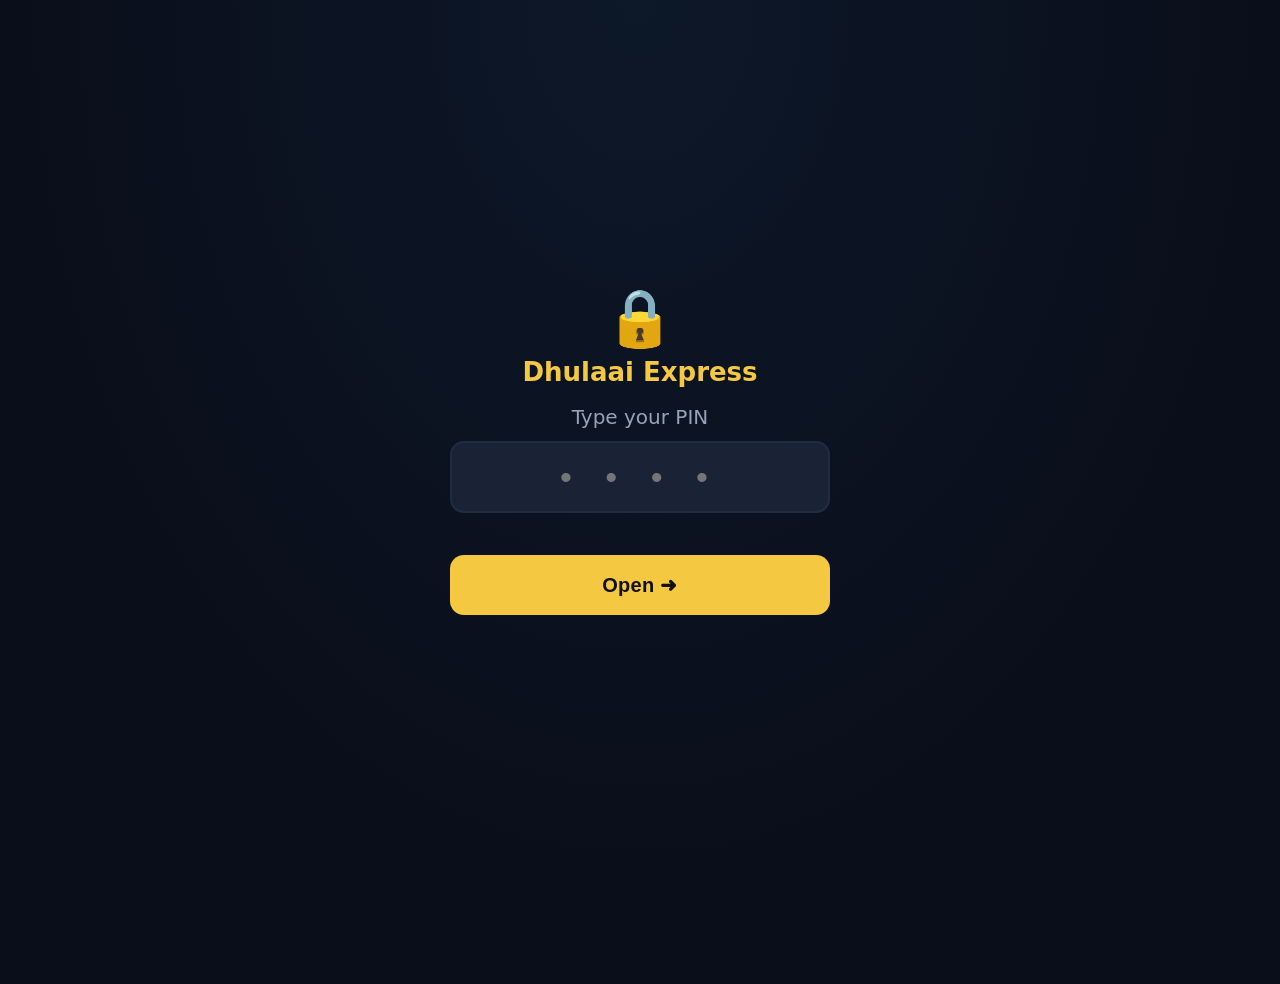
<file: worker.html>
<!DOCTYPE html>
<html lang="en">
<head>
  <meta charset="UTF-8">
  <meta name="viewport" content="width=device-width, initial-scale=1.0, viewport-fit=cover">
  <meta name="theme-color" content="#0a0e1a">
  <title>Dhulaai Express — Worker</title>
  <link rel="stylesheet" href="/css/panel.css?v=20260930">
  <link rel="stylesheet" href="/css/worker.css?v=20260930">
</head>
<body class="wk">

<!-- ── Login ──────────────────────────────────────────────────────────── -->
<div id="login-screen" class="wk-login">
  <div class="wk-login-card">
    <div class="wk-login-icon">🔒</div>
    <div class="wk-login-brand">Dhulaai Express</div>
    <div class="wk-login-sub">Type your PIN</div>
    <form id="login-form">
      <input id="login-pin" type="password" inputmode="numeric" pattern="[0-9]*"
        placeholder="• • • •" autocomplete="off" maxlength="8" aria-label="PIN">
      <div id="login-err" class="wk-err"></div>
      <button type="submit" class="wk-big-btn wk-gold">Open ➜</button>
    </form>
  </div>
</div>

<!-- ── App ────────────────────────────────────────────────────────────── -->
<div id="dashboard" class="hidden">

  <header class="wk-top">
    <span class="wk-brand">🚗 Dhulaai Express</span>
    <button class="wk-logout" onclick="logout()" aria-label="Log out">⏻ Exit</button>
  </header>

  <!-- ═══ CARS TODAY ═══════════════════════════════════════════════════ -->
  <main id="tab-board" class="wk-page active">
    <div class="wk-status-tabs" role="tablist">
      <button data-status="received"    onclick="showStatus('received')"><span class="i">⏳</span><span class="t">Waiting</span><b id="cnt-received">0</b></button>
      <button data-status="in_progress" onclick="showStatus('in_progress')"><span class="i">🧽</span><span class="t">Washing</span><b id="cnt-in_progress">0</b></button>
      <button data-status="ready"       onclick="showStatus('ready')"><span class="i">✅</span><span class="t">Ready</span><b id="cnt-ready">0</b></button>
      <button data-status="delivered"   onclick="showStatus('delivered')"><span class="i">🏁</span><span class="t">Given back</span><b id="cnt-delivered">0</b></button>
    </div>
    <p id="status-help" class="wk-help"></p>
    <div id="board-list" class="wk-card-list"></div>
    <button class="wk-refresh" onclick="loadBoard(true)">↻ Refresh list</button>
  </main>

  <!-- ═══ NEW CAR (step by step) ═══════════════════════════════════════ -->
  <main id="tab-new-car" class="wk-page">

    <div class="wk-steps" id="wiz-steps">
      <span data-step="car">🚗</span><i></i>
      <span data-step="phone">📱</span><i></i>
      <span data-step="service">🧽</span><i></i>
      <span data-step="review">✅</span>
    </div>

    <!-- STEP 1: car number & details -->
    <section class="wk-step" data-step="car">
      <h2 class="wk-q">🚗 Car number</h2>
      <p class="wk-help">Look at the number plate and type it.</p>
      <div class="wk-plate-input">
        <input id="w-reg" type="text" placeholder="UK07 AB 1234" autocomplete="off" autocapitalize="characters">
      </div>
      <div class="wk-err" id="err-reg"></div>

      <!-- Car already saved: show it and go straight on -->
      <div id="w-found" class="hidden">
        <div class="wk-found">
          <div class="wk-found-title">✓ Car found</div>
          <div id="w-found-body"></div>
        </div>
        <div class="wk-err" id="err-found"></div>
        <button class="wk-big-btn wk-green" onclick="useFoundCar()">✅ Yes, this car — continue ➜</button>
        <button class="wk-big-btn wk-ghost" onclick="editFoundCar()">✏️ Change car details</button>
      </div>

      <!-- New car (or changing a saved one): ask the details -->
      <div id="w-car-details">
        <h2 class="wk-q">📏 Car size</h2>
        <div id="w-types" class="wk-grid"></div>
        <div class="wk-err" id="err-type"></div>

        <h2 class="wk-q">🎨 Car colour</h2>
        <div id="w-colors" class="wk-swatches"></div>

        <h2 class="wk-q wk-q-sm">Car name <span class="wk-opt">(if you know)</span></h2>
        <input id="w-model" class="wk-input" type="text" placeholder="Swift, Creta, City…" autocomplete="off">

        <div class="wk-nav">
          <button class="wk-big-btn wk-gold" onclick="stepCarNext()">Next ➜</button>
        </div>
      </div>
    </section>

    <!-- STEP 2: phone -->
    <section class="wk-step" data-step="phone">
      <div id="w-car-summary-top" class="wk-mini-car"></div>
      <h2 class="wk-q">📱 Customer phone number</h2>
      <p class="wk-help" id="w-phone-help">Ask the customer for their mobile number.</p>
      <input id="w-phone" class="wk-input wk-input-xl" type="tel" inputmode="numeric" maxlength="10"
        placeholder="98765 43210" autocomplete="off">
      <div class="wk-counter" id="w-phone-count">0 of 10 digits</div>
      <div class="wk-err" id="err-phone"></div>
      <div class="wk-nav">
        <button class="wk-back" onclick="goBack()">⬅ Back</button>
        <button class="wk-big-btn wk-gold" onclick="stepPhoneNext()">Next ➜</button>
      </div>
    </section>

    <!-- STEP 2b: customer name (new customers only) -->
    <section class="wk-step" data-step="name">
      <h2 class="wk-q">👤 Customer name</h2>
      <p class="wk-help">New customer. Ask their name.</p>
      <input id="w-name" class="wk-input wk-input-xl" type="text" placeholder="Ramesh Kumar" autocomplete="off">
      <div class="wk-err" id="err-name"></div>
      <div class="wk-nav">
        <button class="wk-back" onclick="goBack()">⬅ Back</button>
        <button class="wk-big-btn wk-gold" onclick="stepNameNext()">Next ➜</button>
      </div>
    </section>


    <!-- STEP: service -->
    <section class="wk-step" data-step="service">
      <div id="w-car-summary" class="wk-mini-car"></div>

      <div id="w-member-box"></div>

      <h2 class="wk-q" id="w-wash-q">🧽 Which wash?</h2>
      <div id="w-washes" class="wk-list"></div>
      <div class="wk-err" id="err-wash"></div>

      <h2 class="wk-q">✨ Extra work <span class="wk-opt">(only if customer asked)</span></h2>
      <div id="w-addons" class="wk-list"></div>

      <button id="w-pickup" class="wk-tile wk-toggle" onclick="togglePickup()">
        <span class="wk-tile-icon">🚚</span>
        <span class="wk-tile-body"><b>Pickup &amp; drop</b><small>We bring the car from home</small></span>
        <span class="wk-check" aria-hidden="true"></span>
      </button>
      <div id="w-address-wrap" class="hidden">
        <input id="w-address" class="wk-input" type="text" placeholder="🏠 House / flat, area, landmark">
      </div>

      <div class="wk-nav">
        <button class="wk-back" onclick="goBack()">⬅ Back</button>
        <button class="wk-big-btn wk-gold" onclick="stepServiceNext()">Next ➜</button>
      </div>
    </section>

    <!-- STEP: review & save -->
    <section class="wk-step" data-step="review">
      <h2 class="wk-q">✅ Check and save</h2>
      <div id="w-review" class="wk-review"></div>

      <div id="w-pay-wrap">
        <h2 class="wk-q wk-q-sm">How will they pay?</h2>
        <div class="wk-pay">
          <button data-pay="cash" onclick="setPay('cash')"><span>💵</span>Cash</button>
          <button data-pay="upi"  onclick="setPay('upi')"><span>📲</span>UPI</button>
        </div>
      </div>

      <h2 class="wk-q wk-q-sm">📝 Anything special? <span class="wk-opt">(optional)</span></h2>
      <input id="w-notes" class="wk-input" type="text" placeholder="e.g. scratch on door, keys in office">

      <div class="wk-err" id="err-save"></div>
      <div class="wk-nav">
        <button class="wk-back" onclick="goBack()">⬅ Back</button>
        <button id="w-save" class="wk-big-btn wk-green" onclick="saveCar()">✅ Save car</button>
      </div>
    </section>

    <!-- STEP: done -->
    <section class="wk-step wk-done" data-step="done">
      <div class="wk-done-icon">✅</div>
      <h2>Car saved!</h2>
      <div id="w-done-plate"></div>
      <p class="wk-help">It is now in <b>⏳ Waiting</b>.</p>
      <p class="wk-wa-hint">📲 WhatsApp opened — press <b>Send ➤</b> to tell the customer.</p>
      <button class="wk-big-btn wk-gold" onclick="goToBoard('received')">🚗 See cars</button>
      <button class="wk-big-btn wk-ghost" onclick="resetWizard()">➕ Add another car</button>
    </section>
  </main>

  <!-- Bottom navigation -->
  <nav class="wk-bottom">
    <button class="active" data-tab="board" onclick="switchTab('board')"><span>🚗</span>Cars today</button>
    <button data-tab="new-car" onclick="switchTab('new-car')"><span>➕</span>New car</button>
  </nav>

  <!-- Toast with undo -->
  <div id="toast" class="wk-toast hidden" role="status">
    <span id="toast-msg"></span>
    <button id="toast-undo" class="hidden">↩ Undo</button>
    <button id="toast-close" class="wk-toast-close" aria-label="Close" onclick="hideToast()">✕</button>
  </div>

  <!-- Confirm sheet -->
  <div id="sheet" class="wk-sheet-overlay hidden">
    <div class="wk-sheet">
      <div id="sheet-body"></div>
      <button id="sheet-yes" class="wk-big-btn wk-green">Yes</button>
      <button class="wk-big-btn wk-ghost" onclick="closeSheet()">No, go back</button>
    </div>
  </div>
</div>

<script type="module" src="/js/worker.js?v=20260930"></script>
</body>
</html>
</file>
<file: css/style.css>
/* ============================================================
   DHULAAI EXPRESS — Premium Car Care | Dehradun
   Main Stylesheet — Light & Dark Theme
   ============================================================ */

@import url('https://fonts.googleapis.com/css2?family=Cormorant+Garamond:ital,wght@0,300;0,400;0,500;0,600;1,300;1,400;1,600&family=Montserrat:wght@300;400;500;600;700;800&family=Rajdhani:wght@400;500;600;700&display=swap');

/* ── RESET ── */
*, *::before, *::after { margin: 0; padding: 0; box-sizing: border-box; }
html { scroll-behavior: smooth; font-size: 16px; }
body { font-family: var(--font-sans); overflow-x: hidden; -webkit-font-smoothing: antialiased; transition: background 0.4s ease, color 0.4s ease; }
img { display: block; max-width: 100%; }
a { text-decoration: none; }
ul { list-style: none; }

/* ============================================================
   DARK THEME (default)
   ============================================================ */
:root,
[data-theme="dark"] {
  --bg:              #02050E;
  --bg2:             #030812;
  --bg3:             #050D1A;
  --bg4:             #070F20;

  --blue:            #1A56DB;
  --blue-mid:        #2563EB;
  --blue-bright:     #4B8EF5;
  --blue-glow:       rgba(37,99,235,0.15);
  --blue-glow-strong:rgba(37,99,235,0.28);
  --blue-border:     rgba(75,142,245,0.2);
  --blue-border-str: rgba(75,142,245,0.45);

  --gold:            #C9923A;
  --gold-light:      #E8B86D;
  --gold-pale:       rgba(201,146,58,0.1);

  --silver:          #A8B8D0;
  --silver-light:    #C8D8F0;

  --white:           #EEF2FF;
  --text:            rgba(220,230,255,0.9);
  --text-muted:      rgba(160,185,240,0.6);
  --text-dim:        rgba(120,150,210,0.38);

  --surface:         rgba(255,255,255,0.026);
  --surface2:        rgba(255,255,255,0.045);
  --surface3:        rgba(255,255,255,0.065);
  --border:          rgba(255,255,255,0.06);
  --border2:         rgba(255,255,255,0.1);
  --border3:         rgba(255,255,255,0.14);

  --nav-bg:          rgba(2,5,14,0.8);
  --card-bg:         rgba(255,255,255,0.026);
  --card-hover:      rgba(255,255,255,0.048);
  --input-bg:        rgba(255,255,255,0.025);

  --shadow-card:     0 24px 64px rgba(0,0,0,0.5);
  --shadow-glow:     0 0 40px rgba(37,99,235,0.25);

  --font-serif:      'Cormorant Garamond', Georgia, serif;
  --font-sans:       'Montserrat', sans-serif;
  --font-display:    'Rajdhani', sans-serif;

  /* Theme toggle icon */
  --toggle-icon:     '☀';
}

/* ============================================================
   LIGHT THEME  — warm ivory / premium editorial palette
   ============================================================ */
[data-theme="light"] {
  /* Warm ivory backgrounds — no blue tint */
  --bg:              #FAFAF7;
  --bg2:             #F4F1EB;
  --bg3:             #EDE9E1;
  --bg4:             #FFFFFF;

  --blue:            #1545B8;
  --blue-mid:        #1E52CC;
  --blue-bright:     #2560E0;
  --blue-glow:       rgba(30,82,204,0.07);
  --blue-glow-strong:rgba(30,82,204,0.14);
  --blue-border:     rgba(30,82,204,0.18);
  --blue-border-str: rgba(30,82,204,0.38);

  --gold:            #9C6A0E;
  --gold-light:      #B8830A;
  --gold-pale:       rgba(156,106,14,0.08);

  --silver:          #5A5040;
  --silver-light:    #3E3428;

  /* Text: warm charcoal for elegance on warm ivory */
  --white:           #100B02;
  --text:            rgba(16,11,2,0.92);
  --text-muted:      rgba(20,14,2,0.76);
  --text-dim:        rgba(25,17,4,0.58);

  --surface:         rgba(255,253,248,0.97);
  --surface2:        #FFFDF8;
  --surface3:        #FFFFFF;
  --border:          rgba(100,80,40,0.12);
  --border2:         rgba(100,80,40,0.18);
  --border3:         rgba(100,80,40,0.28);

  --nav-bg:          rgba(252,250,245,0.99);
  --card-bg:         rgba(255,253,248,0.97);
  --card-hover:      #FFFDF8;
  --input-bg:        #FFFFFF;

  --shadow-card:     0 16px 56px rgba(40,28,10,0.13);
  --shadow-glow:     0 0 36px rgba(30,82,204,0.12);

  --toggle-icon:     '☾';
}

/* ============================================================
   GLOBAL BACKGROUND & OVERLAYS
   ============================================================ */
body { background: var(--bg); color: var(--text); }

/* Subtle grid overlay — dark only */
[data-theme="dark"] body::after {
  content: '';
  position: fixed; inset: 0;
  background-image:
    linear-gradient(rgba(37,99,235,0.025) 1px, transparent 1px),
    linear-gradient(90deg, rgba(37,99,235,0.025) 1px, transparent 1px);
  background-size: 80px 80px;
  pointer-events: none;
  z-index: 0;
}

/* Noise texture — dark only */
[data-theme="dark"] body::before {
  content: '';
  position: fixed; inset: 0;
  background-image: url("data:image/svg+xml,%3Csvg viewBox='0 0 256 256' xmlns='http://www.w3.org/2000/svg'%3E%3Cfilter id='n'%3E%3CfeTurbulence type='fractalNoise' baseFrequency='0.9' numOctaves='4' stitchTiles='stitch'/%3E%3C/filter%3E%3Crect width='100%25' height='100%25' filter='url(%23n)' opacity='0.025'/%3E%3C/svg%3E");
  background-size: 200px;
  pointer-events: none;
  z-index: 0;
  opacity: 0.5;
}

/* ============================================================
   NAVIGATION
   ============================================================ */
.nav {
  position: fixed;
  top: 0; left: 0; right: 0;
  z-index: 1000;
  height: 96px;
  display: flex;
  align-items: center;
  justify-content: space-between;
  padding: 0 6%;
  background: var(--nav-bg);
  backdrop-filter: blur(28px) saturate(200%);
  border-bottom: 1px solid var(--border);
  transition: background 0.4s, border-color 0.4s;
}

.nav-logo img {
  height: 76px;
  width: auto;
  object-fit: contain;
}

[data-theme="dark"] .nav-logo img {
  filter: drop-shadow(0 0 14px rgba(75,142,245,0.45));
}

[data-theme="light"] .nav-logo img {
  filter: brightness(0.85) contrast(1.1) drop-shadow(0 2px 8px rgba(30,79,200,0.2));
}

.nav-links {
  display: flex;
  align-items: center;
  gap: 36px;
}

.nav-links a {
  font-family: var(--font-sans);
  font-size: 12px;
  font-weight: 600;
  letter-spacing: 1.8px;
  text-transform: uppercase;
  color: var(--text-muted);
  position: relative;
  transition: color 0.25s;
}

.nav-links a::after {
  content: '';
  position: absolute;
  bottom: -5px; left: 0; right: 0;
  height: 1px;
  background: var(--blue-bright);
  transform: scaleX(0);
  transform-origin: left;
  transition: transform 0.3s cubic-bezier(0.4,0,0.2,1);
}

.nav-links a:hover { color: var(--white); }
.nav-links a:hover::after { transform: scaleX(1); }

.nav-right {
  display: flex;
  align-items: center;
  gap: 16px;
}

/* Theme Toggle */
.theme-toggle {
  width: 44px; height: 44px;
  border-radius: 50%;
  border: 1px solid var(--border2);
  background: var(--surface);
  color: var(--text-muted);
  font-size: 17px;
  cursor: pointer;
  display: flex;
  align-items: center;
  justify-content: center;
  transition: all 0.25s;
  flex-shrink: 0;
}

.theme-toggle:hover {
  border-color: var(--blue-border-str);
  background: var(--blue-glow);
  color: var(--blue-bright);
}

/* Nav CTA */
.nav-book {
  font-family: var(--font-sans);
  font-size: 10px;
  font-weight: 700;
  letter-spacing: 2.5px;
  text-transform: uppercase;
  color: #fff;
  background: linear-gradient(135deg, var(--blue) 0%, var(--blue-bright) 100%);
  padding: 12px 26px;
  border-radius: 6px;
  border: 1px solid rgba(75,142,245,0.45);
  transition: all 0.25s;
  box-shadow: 0 4px 20px rgba(37,99,235,0.32), inset 0 1px 0 rgba(255,255,255,0.12);
}

.nav-book:hover {
  background: linear-gradient(135deg, var(--blue-mid) 0%, var(--blue-bright) 100%);
  box-shadow: 0 6px 28px rgba(75,142,245,0.50);
  transform: translateY(-1px);
  color: #fff;
}

/* ============================================================
   HERO
   ============================================================ */
.hero {
  position: relative;
  min-height: 100vh;
  display: flex;
  flex-direction: column;
  align-items: center;
  justify-content: center;
  padding: 130px 6% 90px;
  overflow: hidden;
  z-index: 1;
}

/* Ambient glows */
.hero-glow {
  position: absolute;
  border-radius: 50%;
  pointer-events: none;
  transition: opacity 0.4s;
}

.glow-center {
  width: 1000px; height: 600px;
  background: radial-gradient(ellipse, rgba(37,99,235,0.1) 0%, transparent 70%);
  top: 50%; left: 50%;
  transform: translate(-50%, -50%);
}

[data-theme="light"] .glow-center {
  background: radial-gradient(ellipse, rgba(37,99,235,0.06) 0%, transparent 70%);
}

.glow-gold {
  width: 500px; height: 400px;
  background: radial-gradient(circle, rgba(201,146,58,0.07) 0%, transparent 70%);
  bottom: 10%; right: 5%;
  animation: breathe 8s ease-in-out infinite alternate;
}

@keyframes breathe {
  from { opacity: 0.5; transform: scale(1); }
  to   { opacity: 1;   transform: scale(1.2); }
}

/* Logo */
.hero-logo-wrap {
  position: relative;
  margin-bottom: 16px;
}

.hero-logo-wrap::before {
  content: '';
  position: absolute;
  inset: -30px -60px;
  background: radial-gradient(ellipse, rgba(37,99,235,0.12), transparent 70%);
  pointer-events: none;
}

.hero-logo {
  width: min(900px, 90vw);
  max-height: 31vh;        /* ← caps logo height so buttons always stay on screen */
  height: auto;
  object-fit: contain;
  display: block;
  margin: 0 auto;
  animation: logo-float 5s ease-in-out infinite alternate;
}

[data-theme="dark"] .hero-logo {
  filter: drop-shadow(0 0 50px rgba(75,142,245,0.55)) drop-shadow(0 0 100px rgba(37,99,235,0.28));
}

[data-theme="light"] .hero-logo {
  filter: drop-shadow(0 4px 24px rgba(30,79,200,0.3)) brightness(0.9) contrast(1.05);
}

@keyframes logo-float {
  from { transform: translateY(0); }
  to   { transform: translateY(-10px); }
}

/* Decorative rule */
.hero-rule {
  display: flex;
  align-items: center;
  gap: 18px;
  margin-bottom: 10px;
}

.rule-line {
  height: 1px;
  width: 64px;
  background: linear-gradient(90deg, transparent, var(--gold));
}

.rule-line.right {
  background: linear-gradient(90deg, var(--gold), transparent);
}

.rule-text {
  font-family: var(--font-sans);
  font-size: 11px;
  font-weight: 700;
  letter-spacing: 3.5px;
  text-transform: uppercase;
  color: var(--gold);
}

/* Tagline */
.hero-tagline {
  font-family: var(--font-serif);
  font-size: clamp(22px, 2.8vw, 32px);
  font-weight: 300;
  font-style: italic;
  color: var(--text-muted);
  text-align: center;
  line-height: 1.65;
  margin-bottom: 28px;
  letter-spacing: 0.4px;
}

.hero-tagline em {
  color: var(--gold-light);
  font-style: italic;
  font-weight: 400;
}

/* Dark mode tagline — bright silver-blue, clearly readable on near-black */
[data-theme="dark"] .hero-tagline {
  color: rgba(215, 228, 255, 0.92);
}
[data-theme="dark"] .hero-tagline em {
  color: #E8C06A;
}

/* Light mode — dark text with white micro-stroke for stable contrast.
   No text-shadow: it animates with the reveal opacity and creates a flash. */
[data-theme="light"] .hero-tagline {
  color: #0A0602;
  font-weight: 600;
  -webkit-text-stroke: 0.4px rgba(255, 255, 255, 0.75);
  paint-order: stroke fill;
}

[data-theme="light"] .hero-tagline em {
  color: #6A3200;
  font-style: italic;
  font-weight: 700;
  -webkit-text-stroke: 0.4px rgba(255, 255, 255, 0.65);
  paint-order: stroke fill;
}

[data-theme="light"] .rule-text {
  font-size: 11px;
  color: #6B3E02;
  letter-spacing: 3.5px;
  font-weight: 800;
  /* White outline on every letter — text-stroke only, no text-shadow.
     text-shadow animates with the reveal opacity and creates a visible flash;
     text-stroke is a paint property and stays stable at all opacity levels. */
  -webkit-text-stroke: 0.7px rgba(255, 255, 255, 0.92);
  paint-order: stroke fill;
}

[data-theme="light"] .rule-line {
  background: linear-gradient(90deg, transparent, #9C6A0E);
  opacity: 1;
  width: 80px;
  height: 1.5px;
}

[data-theme="light"] .rule-line.right {
  background: linear-gradient(90deg, #9C6A0E, transparent);
}

/* CTAs */
.hero-ctas {
  display: flex;
  gap: 16px;
  flex-wrap: wrap;
  justify-content: center;
  margin-bottom: 32px;
}

/* Stat bar */
.hero-stats {
  display: flex;
  gap: 1px;
  background: var(--border);
  border: 1px solid var(--border2);
  border-radius: 10px;
  overflow: hidden;
  width: 100%;
  max-width: 620px;
}

.h-stat {
  flex: 1;
  background: var(--surface);
  padding: clamp(10px, 2vh, 22px) 16px;
  text-align: center;
  transition: background 0.25s;
}

.h-stat:hover { background: var(--surface2); }

.h-stat-num {
  font-family: var(--font-display);
  font-size: 30px;
  font-weight: 700;
  color: var(--blue-bright);
  letter-spacing: 1px;
  line-height: 1;
  margin-bottom: 6px;
}

.h-stat-label {
  font-family: var(--font-sans);
  font-size: 8px;
  font-weight: 600;
  letter-spacing: 2px;
  text-transform: uppercase;
  color: var(--text-dim);
}

/* Scroll indicator */
.scroll-hint {
  position: absolute;
  bottom: 32px;
  left: 50%;
  transform: translateX(-50%);
  display: flex;
  flex-direction: column;
  align-items: center;
  gap: 8px;
  opacity: 0.4;
  animation: hint-fade 3s ease-in-out infinite;
}

@keyframes hint-fade {
  0%, 100% { opacity: 0.3; transform: translateX(-50%) translateY(0); }
  50%       { opacity: 0.7; transform: translateX(-50%) translateY(6px); }
}

.scroll-hint span {
  font-family: var(--font-sans);
  font-size: 8px;
  font-weight: 600;
  letter-spacing: 3px;
  text-transform: uppercase;
  color: var(--text-dim);
}

.scroll-arrow {
  width: 20px; height: 20px;
  border-right: 1px solid var(--text-dim);
  border-bottom: 1px solid var(--text-dim);
  transform: rotate(45deg);
}

/* ============================================================
   BUTTONS
   ============================================================ */
.btn-primary {
  display: inline-flex;
  align-items: center;
  gap: 10px;
  font-family: var(--font-sans);
  font-size: 10px;
  font-weight: 700;
  letter-spacing: 3px;
  text-transform: uppercase;
  color: #fff;
  background: linear-gradient(135deg, var(--blue) 0%, var(--blue-bright) 100%);
  padding: 17px 42px;
  border-radius: 6px;
  border: 1px solid rgba(75,142,245,0.5);
  transition: all 0.3s;
  position: relative;
  overflow: hidden;
  box-shadow: 0 4px 28px rgba(37,99,235,0.35), inset 0 1px 0 rgba(255,255,255,0.12);
}

.btn-primary::before {
  content: '';
  position: absolute;
  top: 0; left: -100%; width: 100%; height: 100%;
  background: linear-gradient(90deg, transparent, rgba(255,255,255,0.10), transparent);
  transition: left 0.5s;
}

.btn-primary:hover::before { left: 100%; }
.btn-primary:hover {
  background: linear-gradient(135deg, var(--blue-mid) 0%, var(--blue-bright) 100%);
  box-shadow: 0 8px 48px rgba(75,142,245,0.55), inset 0 1px 0 rgba(255,255,255,0.15);
  transform: translateY(-2px);
  color: #fff;
}

.btn-primary svg { flex-shrink: 0; }

/* Light mode: richer blue shadow against warm ivory */
[data-theme="light"] .btn-primary {
  box-shadow: 0 6px 32px rgba(30,82,204,0.40), inset 0 1px 0 rgba(255,255,255,0.15);
}
[data-theme="light"] .btn-primary:hover {
  box-shadow: 0 10px 52px rgba(30,82,204,0.55), inset 0 1px 0 rgba(255,255,255,0.18);
}

/* ── GOLD OUTLINE — "View Packages" secondary CTA ── */
.btn-ghost {
  display: inline-flex;
  align-items: center;
  gap: 10px;
  font-family: var(--font-sans);
  font-size: 10px;
  font-weight: 700;
  letter-spacing: 3px;
  text-transform: uppercase;
  color: var(--gold-light);
  background: var(--gold-pale);
  padding: 17px 42px;
  border-radius: 6px;
  border: 1.5px solid var(--gold);
  /* Only animate hover effects (transform/shadow), NOT color/background.
     This prevents the 3-state flash when theme switches cascade all properties. */
  transition: transform 0.25s ease, box-shadow 0.25s ease;
}

.btn-ghost:hover {
  background: var(--gold);
  color: #120900;
  border-color: var(--gold-light);
  transform: translateY(-2px);
  box-shadow: 0 8px 32px rgba(201,146,58,0.40);
}

/* Dark mode: gold reads beautifully on near-black */
[data-theme="dark"] .btn-ghost {
  color: var(--gold-light);
  border-color: var(--gold);
  background: rgba(201,146,58,0.08);
}
[data-theme="dark"] .btn-ghost:hover {
  background: var(--gold);
  color: #120900;
  box-shadow: 0 8px 32px rgba(201,146,58,0.45);
}

/* Light mode: solid gold fill so it stands out boldly over the photo hero */
[data-theme="light"] .btn-ghost {
  color: #fff;
  border-color: var(--gold-light);
  background: linear-gradient(135deg, #B8830A 0%, #9C6A0E 100%);
  box-shadow: 0 4px 22px rgba(156,106,14,0.50), inset 0 1px 0 rgba(255,255,255,0.18);
  -webkit-text-stroke: 0;           /* no stroke needed — white text on gold is clear */
  paint-order: fill;
}
[data-theme="light"] .btn-ghost:hover {
  background: linear-gradient(135deg, #C99030 0%, #B8830A 100%);
  border-color: #D4A030;
  color: #fff;
  box-shadow: 0 8px 36px rgba(184,131,10,0.65), inset 0 1px 0 rgba(255,255,255,0.22);
  transform: translateY(-2px);
}

/* ============================================================
   SECTION SHARED
   ============================================================ */
section { position: relative; z-index: 1; }

.section-pad {
  max-width: 1160px;
  margin: 0 auto;
  padding: 110px 6%;
}

.eyebrow {
  display: flex;
  align-items: center;
  gap: 14px;
  margin-bottom: 14px;
}

.eyebrow-line {
  width: 30px; height: 1px;
  background: var(--gold);
  flex-shrink: 0;
}

.eyebrow-text {
  font-family: var(--font-sans);
  font-size: 9px;
  font-weight: 700;
  letter-spacing: 4px;
  text-transform: uppercase;
  color: var(--gold);
}

.section-title {
  font-family: var(--font-serif);
  font-size: clamp(36px, 5vw, 56px);
  font-weight: 300;
  color: var(--white);
  line-height: 1.08;
  margin-bottom: 16px;
  letter-spacing: 0.3px;
}

.section-title strong {
  font-weight: 600;
  font-style: italic;
  color: var(--blue-bright);
}

.section-sub {
  font-family: var(--font-sans);
  font-size: 12.5px;
  font-weight: 300;
  color: var(--text-muted);
  line-height: 1.85;
  max-width: 460px;
  letter-spacing: 0.2px;
}

.divider {
  width: 100%;
  height: 1px;
  background: linear-gradient(90deg, transparent 0%, var(--border2) 20%, var(--border2) 80%, transparent 100%);
}

/* ============================================================
   SERVICES
   ============================================================ */
#services { background: var(--bg2); }

.services-grid {
  display: grid;
  grid-template-columns: repeat(2, 1fr);
  gap: 1px;
  background: var(--border);
  border: 1px solid var(--border);
  border-radius: 14px;
  overflow: hidden;
  margin-top: 60px;
}

.svc-card {
  background: var(--card-bg);
  padding: 50px 42px;
  position: relative;
  overflow: hidden;
  transition: background 0.35s;
  cursor: default;
}

.svc-card::before {
  content: '';
  position: absolute;
  top: 0; left: 0; right: 0;
  height: 2px;
  background: linear-gradient(90deg, var(--blue), var(--blue-bright));
  transform: scaleX(0);
  transform-origin: left;
  transition: transform 0.45s cubic-bezier(0.4,0,0.2,1);
}

.svc-card:hover { background: var(--card-hover); }
.svc-card:hover::before { transform: scaleX(1); }

.svc-num {
  display: block;
  font-family: var(--font-serif);
  font-size: 12px;
  font-weight: 400;
  letter-spacing: 3px;
  color: var(--gold);
  margin-bottom: 26px;
}

.svc-icon {
  width: 58px; height: 58px;
  border: 1px solid var(--blue-border);
  border-radius: 12px;
  background: var(--blue-glow);
  display: flex;
  align-items: center;
  justify-content: center;
  margin-bottom: 24px;
  transition: all 0.35s;
}

.svc-card:hover .svc-icon {
  border-color: var(--blue-border-str);
  background: var(--blue-glow-strong);
  box-shadow: 0 0 24px rgba(37,99,235,0.3);
}

.svc-icon svg {
  width: 26px; height: 26px;
  stroke: var(--blue-bright);
  fill: none;
  stroke-width: 1.5;
  stroke-linecap: round;
  stroke-linejoin: round;
}

.svc-name {
  font-family: var(--font-display);
  font-size: 22px;
  font-weight: 700;
  letter-spacing: 3px;
  text-transform: uppercase;
  color: var(--white);
  margin-bottom: 12px;
}

.svc-desc {
  font-family: var(--font-sans);
  font-size: 12.5px;
  font-weight: 300;
  color: var(--text-muted);
  line-height: 1.85;
  max-width: 340px;
}

.svc-ghost {
  position: absolute;
  bottom: -16px; right: 20px;
  font-family: var(--font-serif);
  font-size: 100px;
  font-weight: 600;
  color: var(--blue-glow);
  line-height: 1;
  pointer-events: none;
  user-select: none;
  opacity: 0.5;
}

[data-theme="light"] .svc-ghost { opacity: 0.15; }

/* ============================================================
   PACKAGES
   ============================================================ */
#packages { background: var(--bg); }

.packages-header {
  display: flex;
  justify-content: space-between;
  align-items: flex-end;
  margin-bottom: 60px;
  gap: 40px;
}

.packages-note {
  font-family: var(--font-serif);
  font-size: 18px;
  font-style: italic;
  color: var(--text-muted);
  text-align: right;
  max-width: 320px;
  line-height: 1.7;
  flex-shrink: 0;
}

.pkg-grid {
  display: grid;
  grid-template-columns: repeat(3, 1fr);
  gap: 22px;
  align-items: start;
}

/* Package Card */
.pkg {
  border: 1px solid var(--border2);
  border-radius: 14px;
  overflow: hidden;
  background: var(--surface);
  transition: all 0.35s cubic-bezier(0.4,0,0.2,1);
  position: relative;
}

.pkg:hover {
  transform: translateY(-10px);
  box-shadow: var(--shadow-card);
  border-color: var(--blue-border);
}

.pkg.featured {
  border-color: var(--blue-mid);
  background: var(--surface2);
  box-shadow: 0 0 0 1px var(--blue-mid), 0 20px 60px rgba(26,86,219,0.18);
}

.pkg.featured:hover {
  box-shadow: 0 0 0 1px var(--blue-bright), 0 40px 100px rgba(37,99,235,0.3);
}

.popular-badge {
  position: absolute;
  top: 0; left: 50%;
  transform: translateX(-50%);
  background: linear-gradient(135deg, var(--gold), var(--gold-light));
  color: #180E00;
  font-family: var(--font-sans);
  font-size: 8px;
  font-weight: 800;
  letter-spacing: 3px;
  text-transform: uppercase;
  padding: 5px 20px;
  border-radius: 0 0 10px 10px;
  white-space: nowrap;
}

.pkg-top {
  padding: 36px 28px 26px;
  border-bottom: 1px solid var(--border);
}

.pkg.featured .pkg-top { padding-top: 50px; }

.pkg-tier-tag {
  display: inline-block;
  font-family: var(--font-sans);
  font-size: 8px;
  font-weight: 700;
  letter-spacing: 3px;
  text-transform: uppercase;
  color: var(--blue-bright);
  border: 1px solid var(--blue-border);
  padding: 4px 12px;
  border-radius: 3px;
  margin-bottom: 14px;
  background: var(--blue-glow);
}

.pkg-name {
  font-family: var(--font-display);
  font-size: 23px;
  font-weight: 700;
  letter-spacing: 2.5px;
  text-transform: uppercase;
  color: var(--white);
  margin-bottom: 4px;
}

.pkg-ideal {
  font-family: var(--font-sans);
  font-size: 10.5px;
  font-weight: 300;
  color: var(--text-dim);
  margin-bottom: 22px;
  letter-spacing: 0.3px;
}

.pkg-price-row {
  display: flex;
  align-items: baseline;
  gap: 2px;
  margin-bottom: 4px;
}

.pkg-symbol {
  font-family: var(--font-sans);
  font-size: 17px;
  font-weight: 300;
  color: var(--text-muted);
  align-self: flex-start;
  margin-top: 12px;
}

.pkg-amount {
  font-family: var(--font-display);
  font-size: 52px;
  font-weight: 700;
  color: var(--white);
  line-height: 1;
  letter-spacing: -1px;
}

.pkg-per {
  font-family: var(--font-sans);
  font-size: 10.5px;
  color: var(--text-dim);
  font-weight: 300;
  padding-bottom: 8px;
  align-self: flex-end;
}

.pkg-note {
  font-family: var(--font-sans);
  font-size: 10.5px;
  font-weight: 400;
  color: var(--gold);
  letter-spacing: 0.2px;
}

/* Package body */
.pkg-body { padding: 22px 28px 28px; }

.pkg-group-label {
  font-family: var(--font-sans);
  font-size: 8px;
  font-weight: 700;
  letter-spacing: 2.5px;
  text-transform: uppercase;
  color: var(--text-dim);
  padding: 14px 0 8px;
  border-top: 1px solid var(--border);
  margin-top: 6px;
}

.pkg-group-label:first-child {
  border-top: none;
  padding-top: 0;
  margin-top: 0;
}

.pkg-feat {
  display: flex;
  align-items: flex-start;
  gap: 10px;
  padding: 5px 0;
}

.feat-check {
  width: 17px; height: 17px;
  border-radius: 50%;
  background: var(--blue-glow);
  border: 1px solid var(--blue-border);
  display: flex;
  align-items: center;
  justify-content: center;
  flex-shrink: 0;
  margin-top: 1px;
}

.feat-check svg {
  width: 8px; height: 8px;
  stroke: var(--blue-bright);
  stroke-width: 2.5;
  fill: none;
  stroke-linecap: round;
  stroke-linejoin: round;
}

.feat-text {
  font-family: var(--font-sans);
  font-size: 11.5px;
  font-weight: 300;
  color: var(--text-muted);
  line-height: 1.55;
}

.free-pill {
  display: inline-block;
  background: rgba(16,185,129,0.1);
  border: 1px solid rgba(16,185,129,0.25);
  color: #34D399;
  font-size: 8px;
  font-weight: 700;
  letter-spacing: 1.5px;
  text-transform: uppercase;
  padding: 2px 7px;
  border-radius: 3px;
  margin-left: 5px;
  vertical-align: middle;
}

/* Package Buttons */
.pkg-btn {
  display: block;
  text-align: center;
  font-family: var(--font-sans);
  font-size: 9px;
  font-weight: 700;
  letter-spacing: 3px;
  text-transform: uppercase;
  padding: 15px;
  border-radius: 7px;
  margin-top: 22px;
  transition: all 0.3s;
  cursor: pointer;
  border: none;
}

.pkg-btn-outline {
  background: transparent;
  border: 1px solid var(--blue-border-str);
  color: var(--blue-bright);
}
.pkg-btn-outline:hover { background: var(--blue-glow); }

.pkg-btn-primary {
  background: var(--blue-mid);
  color: #fff;
  border: 1px solid var(--blue-bright);
  box-shadow: 0 4px 24px rgba(37,99,235,0.28);
}
.pkg-btn-primary:hover {
  background: var(--blue-bright);
  box-shadow: 0 8px 40px rgba(75,142,245,0.45);
  transform: translateY(-1px);
}

.pkg-btn-premium {
  background: linear-gradient(135deg, #3B1A8A, #5B28C0);
  color: #fff;
  border: 1px solid rgba(139,92,246,0.35);
  box-shadow: 0 4px 24px rgba(91,40,192,0.28);
}
.pkg-btn-premium:hover {
  box-shadow: 0 8px 40px rgba(139,92,246,0.45);
  transform: translateY(-1px);
}

/* ============================================================
   WHY US
   ============================================================ */
#why { background: var(--bg2); }

.why-layout {
  display: grid;
  grid-template-columns: 1fr 1fr;
  gap: 80px;
  align-items: center;
}

.why-grid {
  display: grid;
  grid-template-columns: 1fr 1fr;
  gap: 14px;
  margin-top: 50px;
}

.why-card {
  border: 1px solid var(--border);
  border-radius: 12px;
  padding: 26px 22px;
  background: var(--card-bg);
  transition: all 0.3s;
}

.why-card:hover {
  border-color: var(--blue-border-str);
  background: var(--card-hover);
  transform: translateY(-4px);
  box-shadow: var(--shadow-card);
}

.why-card.wide { grid-column: 1 / -1; }

.why-icon {
  width: 40px; height: 40px;
  border: 1px solid var(--blue-border);
  border-radius: 8px;
  background: var(--blue-glow);
  display: flex;
  align-items: center;
  justify-content: center;
  margin-bottom: 14px;
}

.why-icon svg {
  width: 18px; height: 18px;
  stroke: var(--blue-bright);
  fill: none;
  stroke-width: 1.5;
  stroke-linecap: round;
  stroke-linejoin: round;
}

.why-card-title {
  font-family: var(--font-display);
  font-size: 14px;
  font-weight: 600;
  letter-spacing: 2px;
  text-transform: uppercase;
  color: var(--white);
  margin-bottom: 6px;
}

.why-card-text {
  font-family: var(--font-sans);
  font-size: 11px;
  font-weight: 300;
  color: var(--text-muted);
  line-height: 1.75;
}

/* Right quote box */
.why-right {}

.why-quote-box {
  border: 1px solid var(--border2);
  border-radius: 18px;
  padding: 50px 42px;
  background: var(--surface);
  text-align: center;
  position: relative;
  overflow: hidden;
}

.why-quote-box::before {
  content: '';
  position: absolute;
  top: 0; left: 0; right: 0;
  height: 1px;
  background: linear-gradient(90deg, transparent, var(--blue-bright), transparent);
}

.why-quote-box::after {
  content: '';
  position: absolute;
  bottom: 0; left: 0; right: 0;
  height: 1px;
  background: linear-gradient(90deg, transparent, var(--gold), transparent);
}

.why-logo {
  width: 100%;
  max-width: 390px;
  height: auto;
  margin: 0 auto 32px;
  display: block;
}

[data-theme="dark"] .why-logo {
  filter: drop-shadow(0 0 24px rgba(75,142,245,0.35));
}

[data-theme="light"] .why-logo {
  filter: brightness(0.85) contrast(1.1) drop-shadow(0 2px 12px rgba(30,79,200,0.2));
}

.why-quote {
  font-family: var(--font-serif);
  font-size: 20px;
  font-style: italic;
  font-weight: 300;
  color: var(--text-muted);
  line-height: 1.65;
  margin-bottom: 18px;
}

.why-quote em { color: var(--gold-light); }

.why-location {
  font-family: var(--font-sans);
  font-size: 9px;
  font-weight: 700;
  letter-spacing: 3px;
  text-transform: uppercase;
  color: var(--text-dim);
}

/* ============================================================
   CONTACT
   ============================================================ */
#contact { background: var(--bg3); }

.contact-grid {
  display: grid;
  grid-template-columns: 1fr 1.1fr;
  gap: 70px;
  align-items: start;
}

.contact-items {
  margin-top: 46px;
  display: flex;
  flex-direction: column;
  gap: 26px;
}

.c-item {
  display: flex;
  gap: 18px;
  align-items: flex-start;
}

.c-icon {
  width: 48px; height: 48px;
  border: 1px solid var(--blue-border);
  border-radius: 10px;
  background: var(--blue-glow);
  display: flex;
  align-items: center;
  justify-content: center;
  flex-shrink: 0;
}

.c-icon svg {
  width: 20px; height: 20px;
  stroke: var(--blue-bright);
  fill: none;
  stroke-width: 1.5;
  stroke-linecap: round;
  stroke-linejoin: round;
}

.c-label {
  font-family: var(--font-sans);
  font-size: 8px;
  font-weight: 700;
  letter-spacing: 2.5px;
  text-transform: uppercase;
  color: var(--text-dim);
  margin-bottom: 5px;
}

.c-val {
  font-family: var(--font-sans);
  font-size: 14px;
  font-weight: 400;
  color: var(--text);
  line-height: 1.75;
}

/* Form */
.form-box {
  border: 1px solid var(--border2);
  border-radius: 16px;
  padding: 46px 42px;
  background: var(--surface);
  position: relative;
  overflow: hidden;
}

.form-box::before {
  content: '';
  position: absolute;
  top: 0; left: 0; right: 0;
  height: 1px;
  background: linear-gradient(90deg, transparent, var(--blue-bright), transparent);
}

.form-heading {
  font-family: var(--font-serif);
  font-size: 28px;
  font-weight: 300;
  color: var(--white);
  margin-bottom: 6px;
}

.form-heading strong { font-weight: 600; font-style: italic; color: var(--blue-bright); }

.form-sub {
  font-family: var(--font-sans);
  font-size: 11px;
  font-weight: 300;
  color: var(--text-dim);
  letter-spacing: 0.5px;
  margin-bottom: 34px;
}

.form-group { margin-bottom: 18px; }

.form-row {
  display: grid;
  grid-template-columns: 1fr 1fr;
  gap: 14px;
}

.f-label {
  display: block;
  font-family: var(--font-sans);
  font-size: 8px;
  font-weight: 700;
  letter-spacing: 2.5px;
  text-transform: uppercase;
  color: var(--text-dim);
  margin-bottom: 8px;
}

.f-input {
  width: 100%;
  background: var(--input-bg);
  border: 1px solid var(--border2);
  border-radius: 7px;
  padding: 13px 16px;
  color: var(--text);
  font-family: var(--font-sans);
  font-size: 13px;
  font-weight: 300;
  outline: none;
  transition: border-color 0.2s, background 0.2s;
  letter-spacing: 0.3px;
  appearance: none;
}

.f-input:focus {
  border-color: var(--blue-border-str);
  background: var(--blue-glow);
}

.f-input::placeholder { color: var(--text-dim); }

select.f-input { cursor: pointer; }

.form-submit {
  display: flex;
  align-items: center;
  justify-content: center;
  gap: 10px;
  width: 100%;
  font-family: var(--font-sans);
  font-size: 10px;
  font-weight: 700;
  letter-spacing: 3px;
  text-transform: uppercase;
  color: #fff;
  background: var(--blue-mid);
  padding: 16px;
  border-radius: 7px;
  border: 1px solid var(--blue-bright);
  margin-top: 10px;
  transition: all 0.3s;
  box-shadow: 0 0 28px rgba(37,99,235,0.2);
  cursor: pointer;
}

.form-submit:hover {
  background: var(--blue-bright);
  box-shadow: 0 0 48px rgba(75,142,245,0.4);
  transform: translateY(-2px);
}

/* ============================================================
   FOOTER
   ============================================================ */
footer {
  background: var(--bg2);
  border-top: 1px solid var(--border);
  padding: 36px 6%;
  position: relative;
  z-index: 1;
}

.footer-inner {
  display: flex;
  align-items: center;
  justify-content: space-between;
  max-width: 1160px;
  margin: 0 auto;
  gap: 24px;
}

.footer-logo { height: 54px; width: auto; }

[data-theme="dark"] .footer-logo {
  filter: drop-shadow(0 0 8px rgba(75,142,245,0.3)) brightness(0.75);
}

[data-theme="light"] .footer-logo {
  filter: brightness(0.7) contrast(1.1);
}

.footer-copy {
  font-family: var(--font-sans);
  font-size: 10px;
  font-weight: 300;
  color: var(--text-dim);
  letter-spacing: 1.5px;
  text-align: center;
}

.footer-links {
  display: flex;
  gap: 28px;
}

.footer-links a {
  font-family: var(--font-sans);
  font-size: 9px;
  font-weight: 600;
  letter-spacing: 2px;
  text-transform: uppercase;
  color: var(--text-dim);
  transition: color 0.2s;
}

.footer-links a:hover { color: var(--text-muted); }

/* ============================================================
   WHATSAPP FLOAT
   ============================================================ */
.wa-float {
  position: fixed;
  bottom: 32px; right: 32px;
  z-index: 999;
  width: 58px; height: 58px;
  background: #128C7E;
  border-radius: 50%;
  display: flex;
  align-items: center;
  justify-content: center;
  box-shadow: 0 4px 24px rgba(18,140,126,0.5);
  transition: all 0.3s;
  cursor: pointer;
}

.wa-float:hover {
  background: #25D366;
  transform: scale(1.1) translateY(-2px);
  box-shadow: 0 8px 36px rgba(37,211,102,0.55);
}

.wa-float svg { width: 30px; height: 30px; fill: #fff; }

/* ============================================================
   SCROLL REVEAL
   ============================================================ */
.reveal {
  opacity: 0;
  transform: translateY(28px);
  transition: opacity 0.75s ease, transform 0.75s ease;
}

.reveal.visible { opacity: 1; transform: none; }

/* Hero rule & tagline: transform-only reveal — opacity stays 1 always.
   After settling, translateZ(0) keeps the element on the GPU compositor layer
   so text-stroke renders identically before, during and after the slide.
   Without this, the browser de-promotes to main-thread paint on animation end
   and text-stroke anti-aliasing changes — making the stroke look like it vanished. */
.hero-rule.reveal,
.hero-tagline.reveal {
  opacity: 1;
  transition: transform 0.75s ease;
  will-change: transform;
}

.hero-rule.reveal.visible,
.hero-tagline.reveal.visible {
  transform: translateZ(0);   /* zero-cost 3D keeps GPU layer active permanently */
}
.delay-1 { transition-delay: 0.1s; }
.delay-2 { transition-delay: 0.2s; }
.delay-3 { transition-delay: 0.3s; }
.delay-4 { transition-delay: 0.4s; }
.delay-5 { transition-delay: 0.5s; }

/* ============================================================
   HERO PHOTO BACKGROUND
   ============================================================ */
.hero-photo-bg {
  position: absolute;
  inset: 0;
  background-image: url('../images/hero-bg.jpg');
  background-size: cover;
  background-position: center 38%;
  pointer-events: none;
  transition: opacity 0.4s;
}

/* Dark mode: very subtle texture overlay */
[data-theme="dark"] .hero-photo-bg {
  opacity: 0.12;
  mix-blend-mode: luminosity;
}

/* Light mode hero: photo shows at full strength.
   Darker warm-charcoal base + multiply blend = noticeably darker hero.
   A narrow warm veil only at the text zone for readability. */
[data-theme="light"] .hero {
  background: linear-gradient(160deg, #6E6458 0%, #68605A 100%);
}

[data-theme="light"] .hero-photo-bg {
  opacity: 1;
  mix-blend-mode: multiply;
}

/* Narrower, lighter warm veil — just enough to lift text, not wash out the photo */
[data-theme="light"] .hero-photo-bg::after {
  content: '';
  position: absolute;
  inset: 0;
  background: radial-gradient(
    ellipse 60% 48% at 50% 50%,
    rgba(230, 218, 195, 0.38) 0%,
    rgba(225, 212, 188, 0.12) 55%,
    transparent 100%
  );
  pointer-events: none;
}

/* Stat bar: solid so numbers always pop */
[data-theme="light"] .hero-stats {
  background: rgba(255,252,245,0.98);
  backdrop-filter: blur(8px);
  border-color: rgba(100,80,40,0.22);
}

[data-theme="light"] .h-stat { background: transparent; }
[data-theme="light"] .h-stat-num { color: var(--blue-mid); }
[data-theme="light"] .h-stat-label { color: var(--text-dim); }

/* ============================================================
   GALLERY SECTION
   ============================================================ */
#gallery { background: var(--bg2); }

.gal-section-pad {
  padding-top: 90px;
  padding-bottom: 90px;
}

/* Primary grid — magazine layout */
.gallery-grid {
  display: grid;
  grid-template-columns: 1.35fr 1fr 1fr;
  grid-template-rows: 290px 230px;
  gap: 14px;
  margin-top: 56px;
  border-radius: 20px;
  overflow: hidden;
}

/* Foam image: tall left column spanning both rows */
.gal-lg {
  grid-row: 1 / 3;
}

/* Exterior: wide bottom-right spanning 2 columns */
.gal-wide {
  grid-column: 2 / 4;
}

/* Base gallery item */
.gal-item {
  position: relative;
  overflow: hidden;
  background: var(--card-bg);
}

.gal-item img {
  width: 100%;
  height: 100%;
  object-fit: cover;
  object-position: center;
  display: block;
  transition: transform 0.65s cubic-bezier(0.4, 0, 0.2, 1);
  will-change: transform;
}

.gal-item:hover img {
  transform: scale(1.06);
}

/* Overlay revealed on hover */
.gal-overlay {
  position: absolute;
  inset: 0;
  background: linear-gradient(
    to top,
    rgba(8, 6, 4, 0.68) 0%,
    rgba(8, 6, 4, 0.18) 55%,
    transparent 100%
  );
  display: flex;
  flex-direction: column;
  justify-content: flex-end;
  padding: 24px 26px;
  opacity: 0;
  transition: opacity 0.35s ease;
}

.gal-item:hover .gal-overlay { opacity: 1; }

.gal-label {
  display: block;
  font-family: var(--font-sans);
  font-size: 9px;
  font-weight: 700;
  letter-spacing: 3.5px;
  text-transform: uppercase;
  color: #fff;
  margin-bottom: 5px;
}

.gal-desc {
  font-family: var(--font-serif);
  font-size: 13px;
  font-style: italic;
  font-weight: 300;
  color: rgba(255,255,255,0.82);
  line-height: 1.5;
  margin: 0;
}

/* Gold top-border accent on hover */
.gal-item::before {
  content: '';
  position: absolute;
  top: 0; left: 0; right: 0;
  height: 3px;
  background: linear-gradient(90deg, var(--gold), var(--gold-light));
  transform: scaleX(0);
  transform-origin: left;
  transition: transform 0.4s cubic-bezier(0.4,0,0.2,1);
  z-index: 2;
}

.gal-item:hover::before { transform: scaleX(1); }

/* Second row: strip with 2 images + CTA box */
.gallery-strip {
  display: grid;
  grid-template-columns: 1fr 1fr 1fr;
  gap: 14px;
  margin-top: 14px;
  height: 220px;
}

.gal-strip-item {
  position: relative;
  overflow: hidden;
  border-radius: 14px;
}

.gal-strip-item img {
  width: 100%;
  height: 100%;
  object-fit: cover;
  display: block;
  transition: transform 0.65s cubic-bezier(0.4,0,0.2,1);
}

.gal-strip-item:hover img { transform: scale(1.06); }

.gal-strip-item .gal-overlay {
  border-radius: 14px;
  padding: 18px 20px;
}

.gal-strip-item:hover .gal-overlay { opacity: 1; }

.gal-strip-item::before {
  border-radius: 14px 14px 0 0;
  z-index: 2;
}

.gal-strip-item:hover::before { transform: scaleX(1); }

/* CTA box replacing the 3rd strip slot */
.gal-cta-box {
  border-radius: 14px;
  border: 1px solid var(--border2);
  background: var(--surface2);
  display: flex;
  flex-direction: column;
  justify-content: center;
  align-items: flex-start;
  padding: 32px 30px;
  gap: 14px;
  position: relative;
  overflow: hidden;
}

.gal-cta-box::before {
  content: '';
  position: absolute;
  top: 0; left: 0; right: 0;
  height: 1px;
  background: linear-gradient(90deg, transparent, var(--gold), transparent);
}

.gal-cta-eyebrow {
  font-family: var(--font-sans);
  font-size: 8px;
  font-weight: 700;
  letter-spacing: 3px;
  text-transform: uppercase;
  color: var(--gold);
}

.gal-cta-title {
  font-family: var(--font-serif);
  font-size: 20px;
  font-weight: 300;
  font-style: italic;
  color: var(--white);
  line-height: 1.35;
}

/* ============================================================
   LIGHT MODE — PREMIUM POLISH
   ============================================================ */

/* Subtle paper texture in light mode */
[data-theme="light"] body {
  background-image:
    radial-gradient(ellipse at 20% 0%, rgba(201,146,58,0.04) 0%, transparent 60%),
    radial-gradient(ellipse at 80% 100%, rgba(30,82,204,0.04) 0%, transparent 60%);
}

/* More prominent gold rule in light mode */
[data-theme="light"] .eyebrow-line { background: var(--gold); opacity: 1; }

/* Nav: add subtle bottom shadow in light mode instead of border */
[data-theme="light"] .nav {
  border-bottom: 1px solid var(--border2);
  box-shadow: 0 2px 24px rgba(40,28,10,0.06);
}

[data-theme="light"] .nav.scrolled {
  box-shadow: 0 4px 32px rgba(40,28,10,0.10);
}

/* Service cards: warmer hover in light mode */
[data-theme="light"] .svc-card:hover {
  box-shadow: 0 8px 48px rgba(40,28,10,0.12);
}

/* Package featured card in light mode */
[data-theme="light"] .pkg.featured {
  background: rgba(255,253,248,0.98);
  box-shadow: 0 0 0 1.5px var(--blue-mid), 0 20px 64px rgba(30,82,204,0.15);
}

/* Why quote box: warm ivory tones in light */
[data-theme="light"] .why-quote-box {
  background: rgba(255,253,248,0.95);
  box-shadow: 0 12px 48px rgba(40,28,10,0.10);
}

/* Form box: clean white card feel */
[data-theme="light"] .form-box {
  background: rgba(255,253,248,0.98);
  box-shadow: 0 12px 48px rgba(40,28,10,0.10);
}

/* Footer: warm in light mode */
[data-theme="light"] footer {
  background: var(--bg3);
  border-top: 1px solid var(--border2);
}

/* Gallery in light mode: richer shadows */
[data-theme="light"] .gallery-grid,
[data-theme="light"] .gallery-strip { }

[data-theme="light"] .gal-cta-box {
  background: rgba(255,253,248,0.98);
  box-shadow: 0 8px 40px rgba(40,28,10,0.10);
}

/* Section titles stronger in light mode */
[data-theme="light"] .section-title { color: var(--white); }

/* Divider warmer in light mode */
[data-theme="light"] .divider {
  background: linear-gradient(90deg, transparent 0%, var(--border3) 20%, var(--border3) 80%, transparent 100%);
}

/* ============================================================
   RESPONSIVE — MOBILE / TABLET
   ============================================================ */
@media (max-width: 900px) {
  .nav-links { display: none; }
  .pkg-grid { grid-template-columns: 1fr; max-width: 420px; margin: 0 auto; }
  .why-layout { grid-template-columns: 1fr; }
  .why-right { display: none; }
  .contact-grid { grid-template-columns: 1fr; }
  .footer-inner { flex-direction: column; text-align: center; gap: 18px; }
  .form-row { grid-template-columns: 1fr; }

  .gallery-grid {
    grid-template-columns: 1fr 1fr;
    grid-template-rows: 220px 180px 180px;
  }
  .gal-lg { grid-row: 1 / 2; grid-column: 1 / 3; }
  .gal-wide { grid-column: 1 / 3; }

  .gallery-strip {
    grid-template-columns: 1fr 1fr;
    height: auto;
    grid-template-rows: 180px auto;
  }
  .gal-cta-box { grid-column: 1 / 3; height: auto; padding: 28px 24px; }
}

@media (max-width: 600px) {
  .hero { padding: 100px 5% 70px; }
  .hero-logo { width: min(520px, 92vw); }
  .hero-stats { flex-wrap: wrap; }
  .h-stat { min-width: 50%; }
  .services-grid { grid-template-columns: 1fr; }
  .svc-card { padding: 36px 28px; }
  .gallery-grid {
    grid-template-columns: 1fr;
    grid-template-rows: 240px 180px 180px 180px;
  }
  .gal-lg { grid-column: 1; grid-row: 1; }
  .gal-wide { grid-column: 1; }
  .gallery-strip { grid-template-columns: 1fr; height: auto; }
  .gal-strip-item { height: 180px; }
  .gal-cta-box { grid-column: 1; }
  .why-grid { grid-template-columns: 1fr; }
  .why-card.wide { grid-column: 1; }
  .packages-header { flex-direction: column; }
  .packages-note { text-align: left; max-width: 100%; }
  .form-box { padding: 32px 24px; }
}

/* ── Rate card (pricing tables) ─────────────────────────────── */
.pkg-from {
  font-family: var(--font-sans);
  font-size: 12px;
  font-weight: 600;
  text-transform: uppercase;
  letter-spacing: 0.08em;
  color: var(--text-muted);
  margin-right: 6px;
}

.rate-card { margin-top: 72px; }
.rate-title { margin-bottom: 40px; }

.rate-tables {
  display: grid;
  grid-template-columns: repeat(auto-fit, minmax(320px, 1fr));
  gap: 24px;
  align-items: start;
}

.rate-label {
  font-family: var(--font-sans);
  font-size: 12px;
  font-weight: 700;
  text-transform: uppercase;
  letter-spacing: 0.1em;
  color: var(--gold-light);
  margin-bottom: 14px;
}

.rate-tbl-wrap {
  overflow-x: auto;
  border: 1px solid var(--border2);
  border-radius: 12px;
  background: var(--card-bg);
}

.rate-tbl {
  width: 100%;
  border-collapse: collapse;
  font-family: var(--font-sans);
  font-size: 13.5px;
}

.rate-tbl th {
  text-align: left;
  padding: 12px 16px;
  font-size: 11px;
  font-weight: 700;
  text-transform: uppercase;
  letter-spacing: 0.08em;
  color: var(--text-muted);
  background: var(--surface2);
  border-bottom: 1px solid var(--border2);
  white-space: nowrap;
}

.rate-tbl td {
  padding: 11px 16px;
  color: var(--text);
  border-bottom: 1px solid var(--border);
  white-space: nowrap;
}

.rate-tbl tbody tr:last-child td { border-bottom: none; }
.rate-tbl tbody tr:hover td { background: var(--card-hover); }
.rate-tbl td:first-child { color: var(--text-muted); font-weight: 600; }
.rate-tbl td:not(:first-child) { font-variant-numeric: tabular-nums; }
</file>
<file: css/panel.css>
/* ── Dhulaai Express Panel CSS ──────────────────────────────────────────── */
:root {
  --bg:        #0a0e1a;
  --bg2:       #111827;
  --bg3:       #1a2235;
  --border:    #1e2d45;
  --gold:      #f5c842;
  --gold2:     #e8b800;
  --blue:      #2563eb;
  --blue2:     #1d4ed8;
  --green:     #22c55e;
  --red:       #ef4444;
  --orange:    #f97316;
  --text:      #e2e8f0;
  --text2:     #94a3b8;
  --text3:     #64748b;
  --radius:    10px;
  --shadow:    0 4px 24px rgba(0,0,0,.45);
}

*, *::before, *::after { box-sizing: border-box; margin: 0; padding: 0; }

body {
  background: var(--bg);
  color: var(--text);
  font-family: 'Segoe UI', system-ui, sans-serif;
  font-size: 15px;
  min-height: 100vh;
}

/* ── Login screen ─────────────────────────────────────────────────────── */
.login-screen {
  display: flex; align-items: center; justify-content: center;
  min-height: 100vh;
  background: radial-gradient(ellipse at top, #0d1829 0%, var(--bg) 70%);
}
.login-card {
  background: var(--bg2);
  border: 1px solid var(--border);
  border-radius: 16px;
  padding: 40px 36px;
  width: 360px;
  box-shadow: var(--shadow);
  text-align: center;
}
.login-card .logo { font-size: 24px; font-weight: 700; color: var(--gold); letter-spacing: .5px; margin-bottom: 4px; }
.login-card .sub  { color: var(--text2); font-size: 13px; margin-bottom: 28px; }
.login-card input[type="password"], .login-card input[type="number"] {
  width: 100%; padding: 12px 14px; border-radius: var(--radius);
  background: var(--bg3); border: 1px solid var(--border); color: var(--text);
  font-size: 18px; letter-spacing: 4px; text-align: center; outline: none;
  margin-bottom: 14px;
}
.login-card input:focus { border-color: var(--gold); }
.err { color: var(--red); font-size: 13px; margin-bottom: 10px; min-height: 18px; }

/* ── Top nav ─────────────────────────────────────────────────────────── */
.topbar {
  display: flex; align-items: center; justify-content: space-between;
  padding: 0 20px; height: 56px;
  background: var(--bg2); border-bottom: 1px solid var(--border);
  position: sticky; top: 0; z-index: 100;
}
.topbar .brand { font-weight: 700; color: var(--gold); font-size: 17px; }
.topbar .role-badge { font-size: 11px; color: var(--text2); background: var(--bg3); padding: 3px 8px; border-radius: 20px; margin-left: 8px; }
.topbar .nav-tabs { display: flex; gap: 2px; }
.topbar .nav-tabs button {
  background: none; border: none; color: var(--text2); padding: 8px 14px;
  border-radius: 8px; cursor: pointer; font-size: 14px; transition: all .15s;
}
.topbar .nav-tabs button:hover  { background: var(--bg3); color: var(--text); }
.topbar .nav-tabs button.active { background: var(--bg3); color: var(--gold); }
.topbar .logout { font-size: 13px; color: var(--text3); background: none; border: none; cursor: pointer; padding: 6px 10px; border-radius: 6px; }
.topbar .logout:hover { color: var(--red); }

/* ── Layout ──────────────────────────────────────────────────────────── */
.page { display: none; padding: 20px; max-width: 1100px; margin: 0 auto; }
.page.active { display: block; }

/* ── Buttons ─────────────────────────────────────────────────────────── */
.btn {
  display: inline-flex; align-items: center; gap: 6px;
  padding: 12px 18px; border-radius: var(--radius);
  border: none; cursor: pointer; font-size: 15px; font-weight: 600;
  transition: opacity .15s, transform .1s;
}
.btn:hover { opacity: .88; }
.btn:active { transform: scale(.97); }
.btn-primary  { background: var(--blue);  color: #fff; }
.btn-gold     { background: var(--gold);  color: #000; }
.btn-green    { background: var(--green); color: #fff; }
.btn-red      { background: var(--red);   color: #fff; }
.btn-ghost    { background: var(--bg3); color: var(--text); border: 1px solid var(--border); }
.btn-wa       { background: #25d366; color: #fff; }
.btn-sm { padding: 6px 12px; font-size: 13px; }
.btn-full { width: 100%; justify-content: center; }

/* ── Cards ───────────────────────────────────────────────────────────── */
.card {
  background: var(--bg2); border: 1px solid var(--border);
  border-radius: var(--radius); padding: 16px;
}

/* ── Form elements ───────────────────────────────────────────────────── */
.form-group { display: flex; flex-direction: column; gap: 6px; margin-bottom: 14px; }
.form-group label { font-size: 12px; color: var(--text2); text-transform: uppercase; letter-spacing: .4px; font-weight: 600; }
.form-group input, .form-group select, .form-group textarea {
  background: var(--bg3); border: 1px solid var(--border); color: var(--text);
  border-radius: var(--radius); padding: 10px 12px; font-size: 14px; outline: none;
  transition: border-color .15s;
}
.form-group input:focus, .form-group select:focus, .form-group textarea:focus { border-color: var(--gold); }
.form-group select option { background: var(--bg3); }
.form-row { display: grid; grid-template-columns: 1fr 1fr; gap: 12px; }
.form-row-3 { display: grid; grid-template-columns: 1fr 1fr 1fr; gap: 12px; }

/* ── Price display ───────────────────────────────────────────────────── */
.price-badge {
  display: inline-block; background: var(--bg3); border: 1px solid var(--gold);
  color: var(--gold); padding: 4px 12px; border-radius: 20px; font-weight: 700; font-size: 15px;
}

/* ── Section header ──────────────────────────────────────────────────── */
.section-header {
  display: flex; align-items: center; justify-content: space-between;
  margin-bottom: 16px;
}
.section-header h2 { font-size: 18px; font-weight: 700; }

/* ── Job board columns ───────────────────────────────────────────────── */
.board {
  display: grid;
  grid-template-columns: repeat(4, 1fr);
  gap: 14px;
  align-items: start;
}
@media (max-width: 900px)  { .board { grid-template-columns: 1fr 1fr; } }
@media (max-width: 560px)  { .board { grid-template-columns: 1fr; } }

.column-title {
  font-size: 11px; font-weight: 700; text-transform: uppercase; letter-spacing: .8px;
  color: var(--text2); margin-bottom: 10px; display: flex; align-items: center; gap: 6px;
}
.column-title .dot { width: 8px; height: 8px; border-radius: 50%; display: inline-block; }
.dot-received    { background: var(--text2); }
.dot-in_progress { background: var(--orange); }
.dot-ready       { background: var(--green); }
.dot-delivered   { background: var(--blue); }

/* ── Job card ────────────────────────────────────────────────────────── */
.job-card {
  background: var(--bg2); border: 1px solid var(--border);
  border-radius: var(--radius); padding: 12px 14px; margin-bottom: 10px;
  transition: border-color .15s;
}
.job-card:hover { border-color: #2e3f5c; }
.job-card.status-in_progress { border-left: 3px solid var(--orange); }
.job-card.status-ready       { border-left: 3px solid var(--green); }
.job-card.status-delivered   { border-left: 3px solid var(--blue); opacity: .7; }

.job-card .jc-reg    { font-weight: 700; font-size: 15px; letter-spacing: .5px; }
.job-card .jc-owner  { font-size: 13px; color: var(--text2); margin-bottom: 2px; }
.job-card .jc-svc    { font-size: 12px; color: var(--gold); margin-bottom: 8px; }
.job-card .jc-time   { font-size: 11px; color: var(--text3); margin-bottom: 8px; }

/* ── Checkpoint list ─────────────────────────────────────────────────── */
.checkpoint-section { margin: 8px 0; }
.checkpoint-service { font-size: 11px; font-weight: 600; color: var(--text2); text-transform: uppercase; letter-spacing: .4px; margin: 6px 0 4px; }
.checkpoint-progress { font-size: 11px; color: var(--text3); float: right; }
.checkpoint-item {
  display: flex; align-items: center; gap: 8px;
  padding: 3px 0; font-size: 13px; cursor: pointer;
  border-radius: 4px; transition: background .1s;
}
.checkpoint-item:hover { background: var(--bg3); }
.checkpoint-item input[type="checkbox"] { accent-color: var(--green); width: 15px; height: 15px; cursor: pointer; }
.checkpoint-item.done { color: var(--text3); text-decoration: line-through; }

/* ── Job card actions ────────────────────────────────────────────────── */
.jc-actions { display: flex; flex-wrap: wrap; gap: 6px; margin-top: 10px; }

/* ── Stat tiles ──────────────────────────────────────────────────────── */
.tiles { display: grid; grid-template-columns: repeat(4, 1fr); gap: 12px; margin-bottom: 24px; }
@media (max-width: 700px) { .tiles { grid-template-columns: 1fr 1fr; } }
.tile {
  background: var(--bg2); border: 1px solid var(--border); border-radius: var(--radius);
  padding: 18px 16px;
}
.tile .tile-val  { font-size: 28px; font-weight: 700; }
.tile .tile-lbl  { font-size: 12px; color: var(--text2); margin-top: 4px; }
.tile.gold .tile-val { color: var(--gold); }
.tile.green .tile-val { color: var(--green); }
.tile.orange .tile-val { color: var(--orange); }
.tile.blue .tile-val { color: var(--blue); }

/* ── Tables ──────────────────────────────────────────────────────────── */
.tbl-wrap { overflow-x: auto; }
table { width: 100%; border-collapse: collapse; font-size: 14px; }
th, td { padding: 10px 12px; text-align: left; border-bottom: 1px solid var(--border); }
th { font-size: 11px; text-transform: uppercase; letter-spacing: .5px; color: var(--text2); background: var(--bg3); }
tr:hover td { background: var(--bg3); }

/* ── Search bar ──────────────────────────────────────────────────────── */
.search-bar {
  display: flex; gap: 8px; margin-bottom: 16px;
}
.search-bar input { flex: 1; }

/* ── Status badge ─────────────────────────────────────────────────────── */
.badge {
  display: inline-block; padding: 2px 8px; border-radius: 20px; font-size: 11px; font-weight: 600; text-transform: uppercase;
}
.badge-received    { background: #1e2d45; color: var(--text2); }
.badge-in_progress { background: #431f05; color: var(--orange); }
.badge-ready       { background: #052e16; color: var(--green); }
.badge-delivered   { background: #1e3a5f; color: #93c5fd; }

/* ── Modal ───────────────────────────────────────────────────────────── */
.modal-overlay {
  display: none; position: fixed; inset: 0;
  background: rgba(0,0,0,.65); z-index: 200;
  align-items: center; justify-content: center;
}
.modal-overlay.open { display: flex; }
.modal {
  background: var(--bg2); border: 1px solid var(--border); border-radius: 14px;
  padding: 28px; width: 560px; max-width: 95vw; max-height: 90vh; overflow-y: auto;
  box-shadow: var(--shadow);
}
.modal h3 { margin-bottom: 18px; font-size: 17px; }
.modal-footer { display: flex; gap: 10px; justify-content: flex-end; margin-top: 20px; }

/* ── Addon checkboxes ────────────────────────────────────────────────── */
.addon-row {
  display: flex; align-items: center; gap: 10px;
  padding: 8px 10px; border-radius: 8px; border: 1px solid var(--border);
  margin-bottom: 8px; background: var(--bg3);
}
.addon-row input[type="checkbox"] { accent-color: var(--blue); width: 16px; height: 16px; }
.addon-row .addon-name { flex: 1; font-size: 14px; }
.addon-row .addon-price-input { width: 90px; }

/* ── Subscription badge ──────────────────────────────────────────────── */
.sub-active { color: var(--green); font-size: 13px; font-weight: 600; }
.sub-expiring { color: var(--orange); font-size: 13px; font-weight: 600; }

/* ── Toggle ──────────────────────────────────────────────────────────── */
.toggle-row { display: flex; align-items: center; gap: 10px; margin-bottom: 14px; }
.toggle-row label { font-size: 14px; cursor: pointer; }

/* ── Range selector ──────────────────────────────────────────────────── */
.range-bar { display: flex; gap: 6px; margin-bottom: 20px; flex-wrap: wrap; }
.range-bar button {
  background: var(--bg3); border: 1px solid var(--border); color: var(--text2);
  padding: 6px 14px; border-radius: 20px; cursor: pointer; font-size: 13px;
}
.range-bar button.active { border-color: var(--gold); color: var(--gold); }

/* ── Chart-like bar ──────────────────────────────────────────────────── */
.bar-row { display: flex; align-items: center; gap: 10px; margin-bottom: 8px; font-size: 13px; }
.bar-track { flex: 1; height: 8px; background: var(--bg3); border-radius: 4px; overflow: hidden; }
.bar-fill  { height: 100%; border-radius: 4px; background: var(--gold); }

/* ── Manage grid ─────────────────────────────────────────────────────── */
.manage-grid {
  display: grid; grid-template-columns: 1fr 1fr; gap: 20px; max-width: 1000px;
}

/* ── Mobile responsive ───────────────────────────────────────────────── */
@media (max-width: 640px) {
  /* Topbar: brand + logout on top row, scrollable tabs below */
  .topbar {
    flex-wrap: wrap;
    height: auto;
    padding: 10px 14px 0;
    gap: 0;
  }
  .topbar .nav-tabs {
    order: 3;
    width: 100%;
    overflow-x: auto;
    padding: 8px 0 10px;
    -webkit-overflow-scrolling: touch;
    scrollbar-width: none;
    gap: 0;
  }
  .topbar .nav-tabs::-webkit-scrollbar { display: none; }
  .topbar .nav-tabs button {
    white-space: nowrap;
    padding: 7px 12px;
    font-size: 13px;
  }

  /* Forms collapse to single column */
  .form-row, .form-row-3 { grid-template-columns: 1fr; }

  /* Page padding */
  .page { padding: 14px; }

  /* Manage grid single column */
  .manage-grid { grid-template-columns: 1fr; }

  /* Modal full width */
  .modal { padding: 20px 16px; }

  /* Search bar stack */
  .search-bar { flex-wrap: wrap; }
}

/* ── Utilities ───────────────────────────────────────────────────────── */
.hidden  { display: none !important; }
.mt8  { margin-top: 8px; }
.mt16 { margin-top: 16px; }
.text-muted { color: var(--text2); font-size: 13px; }
.text-sm    { font-size: 13px; }
.text-gold  { color: var(--gold); }
.text-green { color: var(--green); }
.text-red   { color: var(--red); }
.text-orange { color: var(--orange); }
.empty-state { text-align: center; padding: 40px; color: var(--text3); }
.divider { border: none; border-top: 1px solid var(--border); margin: 16px 0; }

/* Section headings inside the member edit modal */
.med-section {
  font-size: 12px; font-weight: 700; text-transform: uppercase; letter-spacing: .6px;
  color: var(--gold); margin: 18px 0 10px; padding-top: 12px; border-top: 1px solid var(--border);
}
.med-section:first-of-type { border-top: none; padding-top: 0; margin-top: 4px; }
#member-edit-modal .modal { max-height: 90vh; overflow-y: auto; }

/* "Add a row" line under the Manage pricing tables */
.add-row-line { display: flex; gap: 8px; align-items: center; margin-top: 10px; }
.add-row-line input {
  flex: 1; min-width: 0; background: var(--bg); border: 1px dashed var(--border);
  color: var(--text); border-radius: 6px; padding: 6px 10px; font-size: 13px;
}
.add-row-line input:focus { border-style: solid; border-color: var(--gold); outline: none; }
.add-row-err { font-size: 12px; margin-top: 4px; }
</file>
<file: css/worker.css>
/* ── Worker panel — built for phones and for people who read little ──────
   Big touch targets (56px+), one idea per screen, pictures on everything. */

body.wk { font-size: 17px; padding-bottom: calc(84px + env(safe-area-inset-bottom, 0px)); }
.wk .hidden { display: none !important; }

/* Status colours — used for tabs, card edges and action buttons */
.wk {
  --st-received:    #f59e0b;
  --st-in_progress: #3b82f6;
  --st-ready:       #22c55e;
  --st-delivered:   #64748b;
}

/* ── Buttons ─────────────────────────────────────────────────────────── */
.wk-big-btn {
  display: flex; align-items: center; justify-content: center; gap: 10px;
  width: 100%; min-height: 60px; padding: 14px 18px; margin-top: 12px;
  border: none; border-radius: 14px; cursor: pointer;
  font-size: 20px; font-weight: 800; letter-spacing: .3px;
  transition: transform .08s, opacity .15s;
}
.wk-big-btn:active { transform: scale(.97); }
.wk-big-btn:disabled { opacity: .4; cursor: not-allowed; transform: none; }
.wk-gold  { background: var(--gold);  color: #111; }
.wk-green { background: var(--green); color: #04210f; }
.wk-blue  { background: var(--st-in_progress); color: #fff; }
.wk-ghost { background: var(--bg3); color: var(--text); border: 2px solid var(--border); }

.wk-err  { color: #fca5a5; font-size: 16px; font-weight: 600; min-height: 22px; margin-top: 8px; }
.wk-err:not(:empty)::before { content: '⚠️ '; }
.wk-help { color: var(--text2); font-size: 16px; margin: 4px 0 12px; }
.wk-opt  { color: var(--text3); font-size: 14px; font-weight: 500; }

/* ── Login ───────────────────────────────────────────────────────────── */
.wk-login {
  min-height: 100vh; display: flex; align-items: center; justify-content: center; padding: 20px;
  background: radial-gradient(ellipse at top, #0d1829 0%, var(--bg) 70%);
}
.wk-login-card { width: 100%; max-width: 380px; text-align: center; }
.wk-login-icon  { font-size: 56px; }
.wk-login-brand { font-size: 26px; font-weight: 800; color: var(--gold); margin-top: 6px; }
.wk-login-sub   { font-size: 20px; color: var(--text2); margin: 18px 0 12px; }
#login-pin {
  width: 100%; height: 72px; border-radius: 14px; text-align: center;
  background: var(--bg3); border: 2px solid var(--border); color: var(--text);
  font-size: 34px; letter-spacing: 12px; outline: none;
}
#login-pin:focus { border-color: var(--gold); }

/* ── Top bar & bottom nav ────────────────────────────────────────────── */
.wk-top {
  position: sticky; top: env(safe-area-inset-top, 0px); z-index: 20;
  display: flex; align-items: center; justify-content: space-between;
  height: 56px; padding: 0 16px; background: var(--bg2); border-bottom: 1px solid var(--border);
}
.wk-brand  { font-weight: 800; color: var(--gold); font-size: 18px; }
.wk-logout { background: none; border: 1px solid var(--border); color: var(--text2); border-radius: 10px; padding: 8px 12px; font-size: 15px; cursor: pointer; }

.wk-bottom {
  position: fixed; left: 0; right: 0; bottom: 0; z-index: 30;
  display: grid; grid-template-columns: 1fr 1fr; gap: 8px;
  padding: 8px 12px calc(8px + env(safe-area-inset-bottom, 0px));
  background: var(--bg2); border-top: 1px solid var(--border);
}
.wk-bottom button {
  display: flex; flex-direction: column; align-items: center; justify-content: center; gap: 2px;
  min-height: 62px; border-radius: 14px; border: 2px solid transparent;
  background: var(--bg3); color: var(--text2); font-size: 16px; font-weight: 700; cursor: pointer;
}
.wk-bottom button span { font-size: 24px; }
.wk-bottom button.active { color: #111; background: var(--gold); }

.wk-page { display: none; padding: 16px; max-width: 640px; margin: 0 auto; }
.wk-page.active { display: block; }

/* ── Status tabs (Cars today) ────────────────────────────────────────── */
.wk-status-tabs { display: grid; grid-template-columns: repeat(4, 1fr); gap: 6px; margin-bottom: 8px; }
.wk-status-tabs button {
  position: relative; display: flex; flex-direction: column; align-items: center; gap: 2px;
  padding: 10px 4px 8px; min-height: 76px; border-radius: 14px; cursor: pointer;
  background: var(--bg2); border: 2px solid var(--border); color: var(--text2);
}
.wk-status-tabs .i { font-size: 24px; line-height: 1; }
.wk-status-tabs .t { font-size: 13px; font-weight: 700; line-height: 1.1; text-align: center; }
.wk-status-tabs b {
  position: absolute; top: -7px; right: -4px; min-width: 26px; height: 26px; padding: 0 7px;
  border-radius: 13px; display: grid; place-items: center;
  font-size: 14px; background: var(--bg3); color: var(--text); border: 2px solid var(--bg);
}
.wk-status-tabs button[data-status="received"].active    { border-color: var(--st-received);    color: var(--text); background: rgba(245,158,11,.14); }
.wk-status-tabs button[data-status="in_progress"].active { border-color: var(--st-in_progress); color: var(--text); background: rgba(59,130,246,.16); }
.wk-status-tabs button[data-status="ready"].active       { border-color: var(--st-ready);       color: var(--text); background: rgba(34,197,94,.14); }
.wk-status-tabs button[data-status="delivered"].active   { border-color: var(--st-delivered);   color: var(--text); background: rgba(100,116,139,.18); }
.wk-status-tabs button[data-status="received"] b.has    { background: var(--st-received); color: #111; }
.wk-status-tabs button[data-status="in_progress"] b.has { background: var(--st-in_progress); color: #fff; }
.wk-status-tabs button[data-status="ready"] b.has       { background: var(--st-ready); color: #04210f; }

.wk-refresh { display: block; margin: 18px auto 0; background: none; border: none; color: var(--text2); font-size: 16px; padding: 12px; cursor: pointer; }

/* ── Job cards ───────────────────────────────────────────────────────── */
.wk-card-list { display: flex; flex-direction: column; gap: 14px; }
.wk-card {
  scroll-margin-top: 72px;   /* land just below the sticky header, number plate in view */
  background: var(--bg2); border: 1px solid var(--border); border-left: 8px solid var(--border);
  border-radius: 16px; padding: 16px;
}
.wk-card[data-status="received"]    { border-left-color: var(--st-received); }
.wk-card[data-status="in_progress"] { border-left-color: var(--st-in_progress); }
.wk-card[data-status="ready"]       { border-left-color: var(--st-ready); }
.wk-card[data-status="delivered"]   { border-left-color: var(--st-delivered); opacity: .75; }
.wk-card.flash { animation: wk-flash 1.2s ease-out; }
@keyframes wk-flash { 0% { box-shadow: 0 0 0 4px var(--gold); } 100% { box-shadow: 0 0 0 0 transparent; } }

/* Number plate — recognisable at a glance even without reading */
.wk-plate {
  display: inline-flex; align-items: center; gap: 8px;
  background: #f8fafc; color: #0b0b0b; border: 3px solid #0b0b0b; border-radius: 8px;
  padding: 4px 12px 4px 6px; font-family: ui-monospace, 'SF Mono', Menlo, monospace;
  font-size: 24px; font-weight: 800; letter-spacing: 1.5px; box-shadow: 0 0 0 2px #f8fafc;
}
.wk-plate::before {
  content: 'IND'; font-size: 10px; letter-spacing: .5px; font-weight: 800;
  background: #1d4ed8; color: #fff; border-radius: 3px; padding: 6px 3px; writing-mode: vertical-rl;
}
.wk-car-line { display: flex; align-items: center; gap: 10px; flex-wrap: wrap; margin-top: 10px; font-size: 17px; }
.wk-dot { width: 22px; height: 22px; border-radius: 50%; border: 2px solid rgba(255,255,255,.35); flex: none; }
.wk-owner { color: var(--text2); font-size: 15px; margin-top: 4px; }
.wk-chips { display: flex; flex-wrap: wrap; gap: 8px; margin-top: 12px; }
.wk-chip { background: var(--bg3); border: 1px solid var(--border); border-radius: 999px; padding: 6px 12px; font-size: 15px; font-weight: 600; }
.wk-chip.member { background: rgba(245,200,66,.15); border-color: var(--gold); color: var(--gold); }
.wk-note { margin-top: 12px; background: rgba(249,115,22,.12); border: 1px solid rgba(249,115,22,.4); border-radius: 12px; padding: 10px 12px; font-size: 16px; }
.wk-time { color: var(--text3); font-size: 14px; margin-top: 10px; }

/* Checklist */
.wk-progress { margin-top: 16px; }
.wk-progress-top { display: flex; justify-content: space-between; font-size: 16px; font-weight: 700; margin-bottom: 6px; }
.wk-bar { height: 12px; background: var(--bg3); border-radius: 6px; overflow: hidden; }
.wk-bar > i { display: block; height: 100%; background: var(--st-in_progress); border-radius: 6px; transition: width .25s; }
.wk-bar.full > i { background: var(--st-ready); }
.wk-cp-title { font-size: 14px; font-weight: 800; color: var(--text2); text-transform: uppercase; letter-spacing: .5px; margin: 16px 0 6px; }
.wk-step-row {
  display: flex; align-items: center; gap: 14px; width: 100%; min-height: 58px; margin-top: 8px;
  padding: 10px 14px; border-radius: 12px; cursor: pointer; text-align: left;
  background: var(--bg3); border: 2px solid var(--border); color: var(--text); font-size: 17px;
}
.wk-step-row .wk-tick {
  flex: none; width: 34px; height: 34px; border-radius: 50%; border: 3px solid var(--text3);
  display: grid; place-items: center; font-size: 20px; font-weight: 900; color: transparent;
}
.wk-step-row.done { border-color: rgba(34,197,94,.5); background: rgba(34,197,94,.1); }
.wk-step-row.done .wk-tick { background: var(--st-ready); border-color: var(--st-ready); color: #04210f; }
.wk-step-row.done .wk-step-label { color: var(--text2); text-decoration: line-through; }
.wk-blocked { margin-top: 10px; font-size: 16px; font-weight: 700; color: #fcd34d; text-align: center; }

.wk-empty { text-align: center; padding: 42px 16px; color: var(--text2); font-size: 18px; }
.wk-empty div { font-size: 52px; margin-bottom: 8px; }

/* ── Wizard ──────────────────────────────────────────────────────────── */
.wk-steps { display: flex; align-items: center; gap: 6px; margin: 4px 0 18px; }
.wk-steps span {
  width: 46px; height: 46px; border-radius: 50%; display: grid; place-items: center; flex: none;
  font-size: 22px; background: var(--bg2); border: 3px solid var(--border); filter: grayscale(1); opacity: .5;
}
.wk-steps span.done   { border-color: var(--green); filter: none; opacity: 1; }
.wk-steps span.active { border-color: var(--gold); filter: none; opacity: 1; transform: scale(1.1); }
.wk-steps i { flex: 1; height: 4px; border-radius: 2px; background: var(--border); }
.wk-steps i.done { background: var(--green); }

.wk-step { display: none; }
.wk-step.active { display: block; }
.wk-q { font-size: 22px; font-weight: 800; margin: 20px 0 10px; line-height: 1.25; }
.wk-q:first-child { margin-top: 0; }
.wk-q-sm { font-size: 19px; }

.wk-input {
  width: 100%; min-height: 58px; padding: 12px 16px; border-radius: 14px; outline: none;
  background: var(--bg3); border: 2px solid var(--border); color: var(--text); font-size: 19px;
}
.wk-input:focus { border-color: var(--gold); }
.wk-input-xl { min-height: 70px; font-size: 28px; font-weight: 700; letter-spacing: 1px; }
.wk-counter { font-size: 16px; color: var(--text2); margin-top: 8px; font-weight: 600; }
.wk-counter.ok { color: var(--green); }

.wk-plate-input { background: #f8fafc; border: 4px solid #0b0b0b; border-radius: 12px; padding: 4px; box-shadow: 0 0 0 3px #f8fafc; }
.wk-plate-input input {
  width: 100%; height: 62px; border: none; outline: none; background: transparent; text-align: center;
  color: #0b0b0b; font-family: ui-monospace, 'SF Mono', Menlo, monospace;
  font-size: 30px; font-weight: 800; letter-spacing: 2px; text-transform: uppercase;
}
.wk-plate-input input::placeholder { color: #9ca3af; }

.wk-nav { display: grid; grid-template-columns: 1fr 2fr; gap: 10px; align-items: end; margin-top: 22px; }
.wk-nav:has(> :only-child) { grid-template-columns: 1fr; }
.wk-back {
  min-height: 60px; margin-top: 12px; border-radius: 14px; cursor: pointer;
  background: var(--bg3); color: var(--text); border: 2px solid var(--border); font-size: 18px; font-weight: 700;
}

/* Tiles: car size, washes, add-ons, toggles */
.wk-grid { display: grid; grid-template-columns: 1fr 1fr; gap: 10px; }
.wk-list { display: flex; flex-direction: column; gap: 10px; }
.wk-tile {
  position: relative; display: flex; align-items: center; gap: 12px; width: 100%; min-height: 72px;
  padding: 12px 14px; border-radius: 14px; cursor: pointer; text-align: left;
  background: var(--bg2); border: 3px solid var(--border); color: var(--text); font-size: 17px;
}
.wk-grid .wk-tile { flex-direction: column; text-align: center; gap: 4px; padding: 14px 8px; }
.wk-tile-icon { font-size: 34px; line-height: 1; flex: none; }
.wk-tile-body { display: flex; flex-direction: column; gap: 2px; flex: 1; min-width: 0; }
.wk-tile-body b { font-size: 18px; }
.wk-tile-body small, .wk-tile small { color: var(--text2); font-size: 14px; }
.wk-price { font-size: 22px; font-weight: 800; color: var(--gold); white-space: nowrap; }
.wk-tile.selected { border-color: var(--gold); background: rgba(245,200,66,.12); }
.wk-tile.selected::after {
  content: '✓'; position: absolute; top: -10px; right: -8px; width: 30px; height: 30px; border-radius: 50%;
  background: var(--gold); color: #111; font-weight: 900; display: grid; place-items: center; font-size: 18px;
}
.wk-toggle { margin-top: 18px; }
.wk-check { width: 34px; height: 34px; border-radius: 8px; border: 3px solid var(--text3); flex: none; }
.wk-toggle.selected .wk-check { background: var(--gold); border-color: var(--gold); }
.wk-toggle.selected::after { display: none; }
.wk-toggle.selected .wk-check::after { content: '✓'; display: grid; place-items: center; height: 100%; color: #111; font-weight: 900; font-size: 20px; }
.wk-tile-add { justify-content: center; font-weight: 800; border-style: dashed; margin-top: 12px; }

.wk-tile.member { border-color: var(--gold); }
.wk-member-note { background: rgba(245,200,66,.1); border: 2px solid var(--gold); border-radius: 14px; padding: 12px 14px; margin-bottom: 6px; font-size: 16px; }

.wk-swatches { display: grid; grid-template-columns: repeat(4, 1fr); gap: 10px; }
.wk-swatch {
  display: flex; flex-direction: column; align-items: center; gap: 6px; padding: 10px 4px;
  background: var(--bg2); border: 3px solid var(--border); border-radius: 14px; cursor: pointer; color: var(--text); font-size: 14px; font-weight: 600;
}
.wk-swatch .wk-dot { width: 34px; height: 34px; }
.wk-swatch.selected { border-color: var(--gold); background: rgba(245,200,66,.12); }

.wk-mini-car { display: flex; align-items: center; gap: 12px; flex-wrap: wrap; background: var(--bg2); border: 1px solid var(--border); border-radius: 14px; padding: 12px; margin-bottom: 8px; }

/* Review */
.wk-review { background: var(--bg2); border: 2px solid var(--border); border-radius: 16px; padding: 16px; }
.wk-review-row { display: flex; align-items: center; gap: 12px; padding: 10px 0; border-bottom: 1px solid var(--border); font-size: 18px; }
.wk-review-row:last-child { border-bottom: none; }
.wk-review-row .ic { font-size: 26px; width: 34px; text-align: center; flex: none; }
.wk-review-row .amt { margin-left: auto; font-weight: 800; color: var(--gold); white-space: nowrap; }
.wk-total { display: flex; align-items: baseline; justify-content: space-between; margin-top: 12px; padding-top: 14px; border-top: 3px dashed var(--border); }
.wk-total span { font-size: 20px; font-weight: 800; }
.wk-total b { font-size: 40px; color: var(--gold); }
.wk-total.free b { color: var(--green); }

.wk-pay { display: grid; grid-template-columns: 1fr 1fr; gap: 10px; }
.wk-pay button {
  display: flex; flex-direction: column; align-items: center; gap: 4px; min-height: 84px; border-radius: 14px; cursor: pointer;
  background: var(--bg2); border: 3px solid var(--border); color: var(--text); font-size: 19px; font-weight: 800;
}
.wk-pay button span { font-size: 32px; }
.wk-pay button.selected { border-color: var(--gold); background: rgba(245,200,66,.12); }

/* Done */
.wk-done { text-align: center; }
.wk-done-icon { font-size: 84px; margin-top: 16px; }
.wk-done h2 { font-size: 30px; margin: 8px 0 14px; }
.wk-wa-hint { background: rgba(37,211,102,.12); border: 2px solid #25d366; border-radius: 14px; padding: 12px; font-size: 17px; margin: 14px 0; }

/* Toast */
.wk-toast {
  position: fixed; left: 12px; right: 12px; z-index: 40;
  bottom: calc(90px + env(safe-area-inset-bottom, 0px));   /* just above the bottom bar */
  display: flex; align-items: center; gap: 12px; max-width: 616px; margin: 0 auto;
  background: #f8fafc; color: #0b0b0b; border-radius: 14px; padding: 14px 16px;
  font-size: 17px; font-weight: 700; box-shadow: 0 8px 30px rgba(0,0,0,.5);
}
.wk-toast button { background: #0b0b0b; color: #fff; border: none; border-radius: 10px; padding: 10px 14px; font-size: 16px; font-weight: 800; cursor: pointer; flex: none; }
.wk-toast #toast-msg { flex: 1; min-width: 0; }
.wk-toast .wk-toast-close { background: transparent; color: #0b0b0b; border: 2px solid #cbd5e1; width: 44px; height: 44px; padding: 0; font-size: 20px; }
/* While the message shows, add room at the bottom so it never hides anything */
body.wk.toast-open { padding-bottom: calc(170px + env(safe-area-inset-bottom, 0px)); }

/* Confirm sheet */
.wk-sheet-overlay { position: fixed; inset: 0; z-index: 50; background: rgba(0,0,0,.6); display: flex; align-items: flex-end; justify-content: center; }
.wk-sheet {
  width: 100%; max-width: 640px; background: var(--bg2); border-radius: 22px 22px 0 0;
  padding: 22px 16px calc(18px + env(safe-area-inset-bottom, 0px)); text-align: center; font-size: 19px;
}
.wk-sheet .big { font-size: 48px; }



/* "Car found" card on the car-number step */
.wk-found { margin-top: 14px; background: rgba(34,197,94,.1); border: 3px solid var(--green); border-radius: 16px; padding: 14px; }
.wk-found-title { font-size: 20px; font-weight: 800; color: #86efac; margin-bottom: 10px; }
.wk-found-row { display: flex; align-items: center; gap: 10px; font-size: 18px; margin-top: 8px; }
</file>
